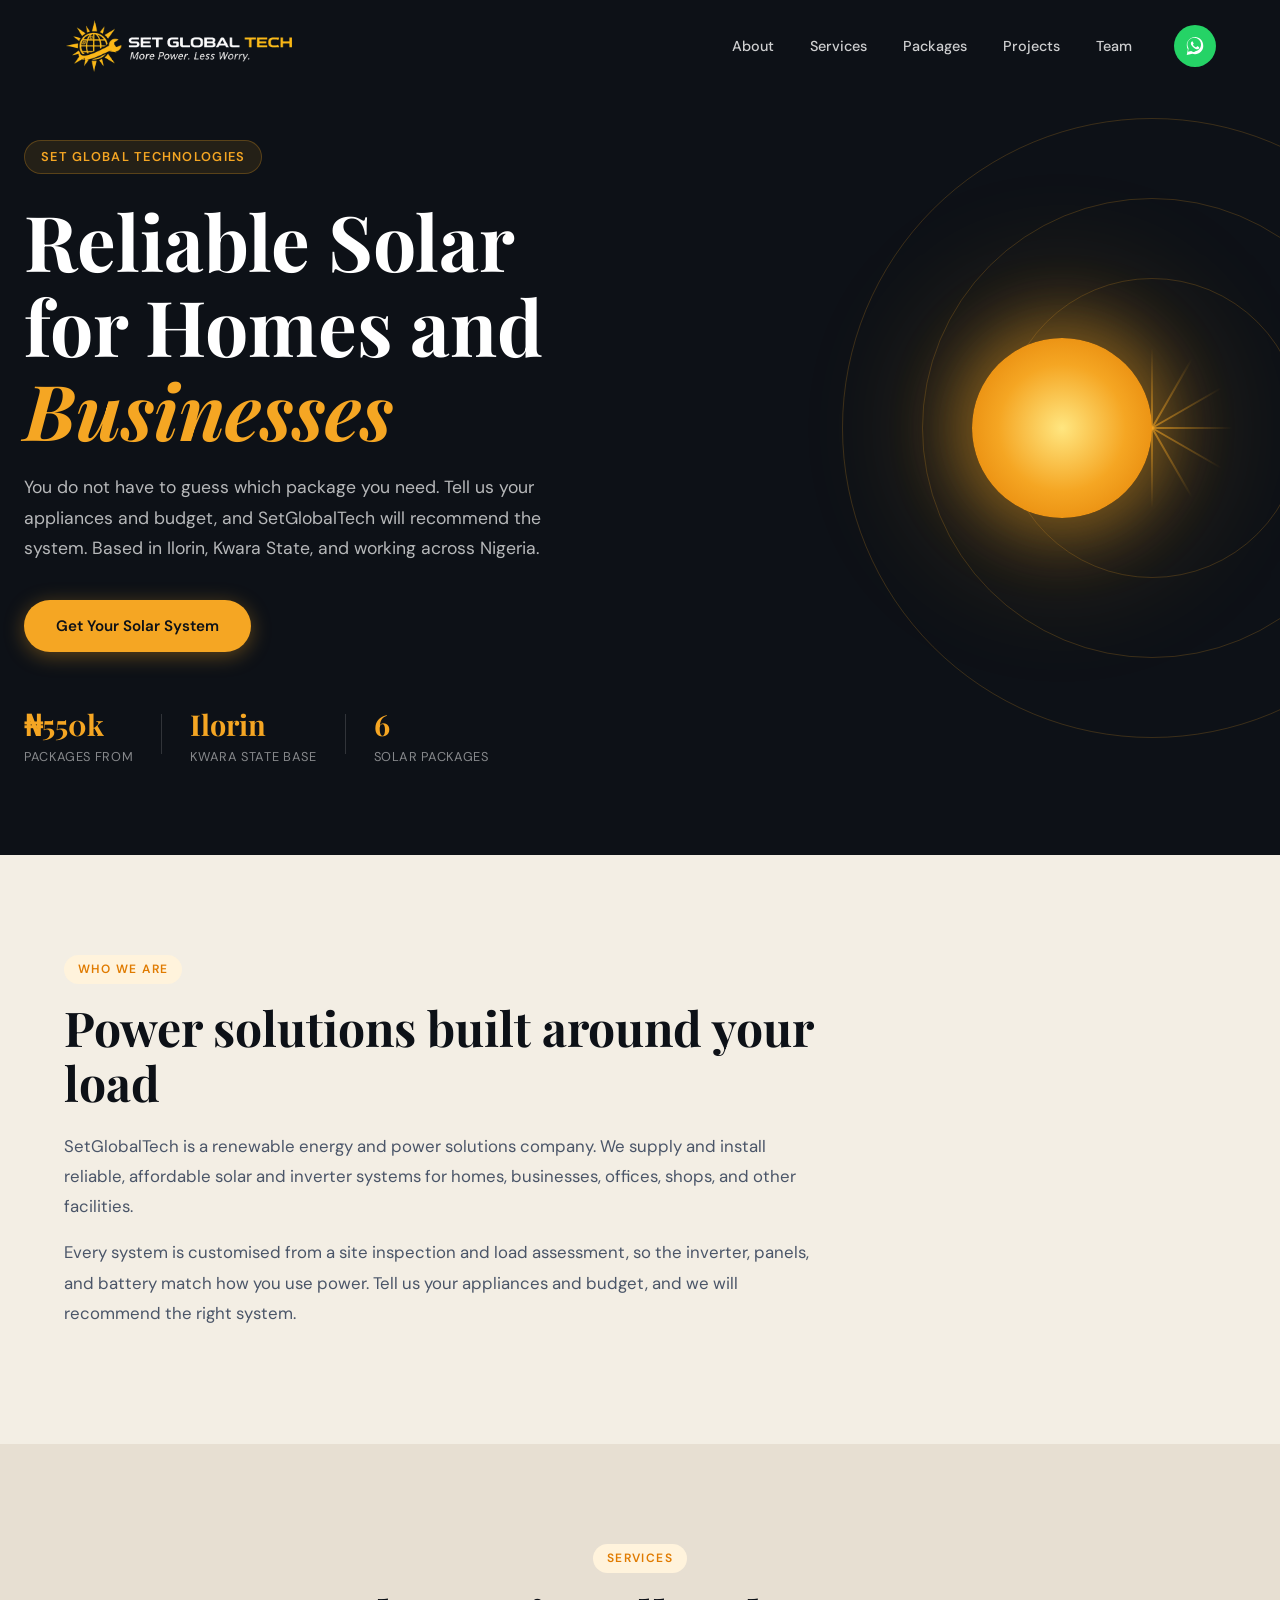
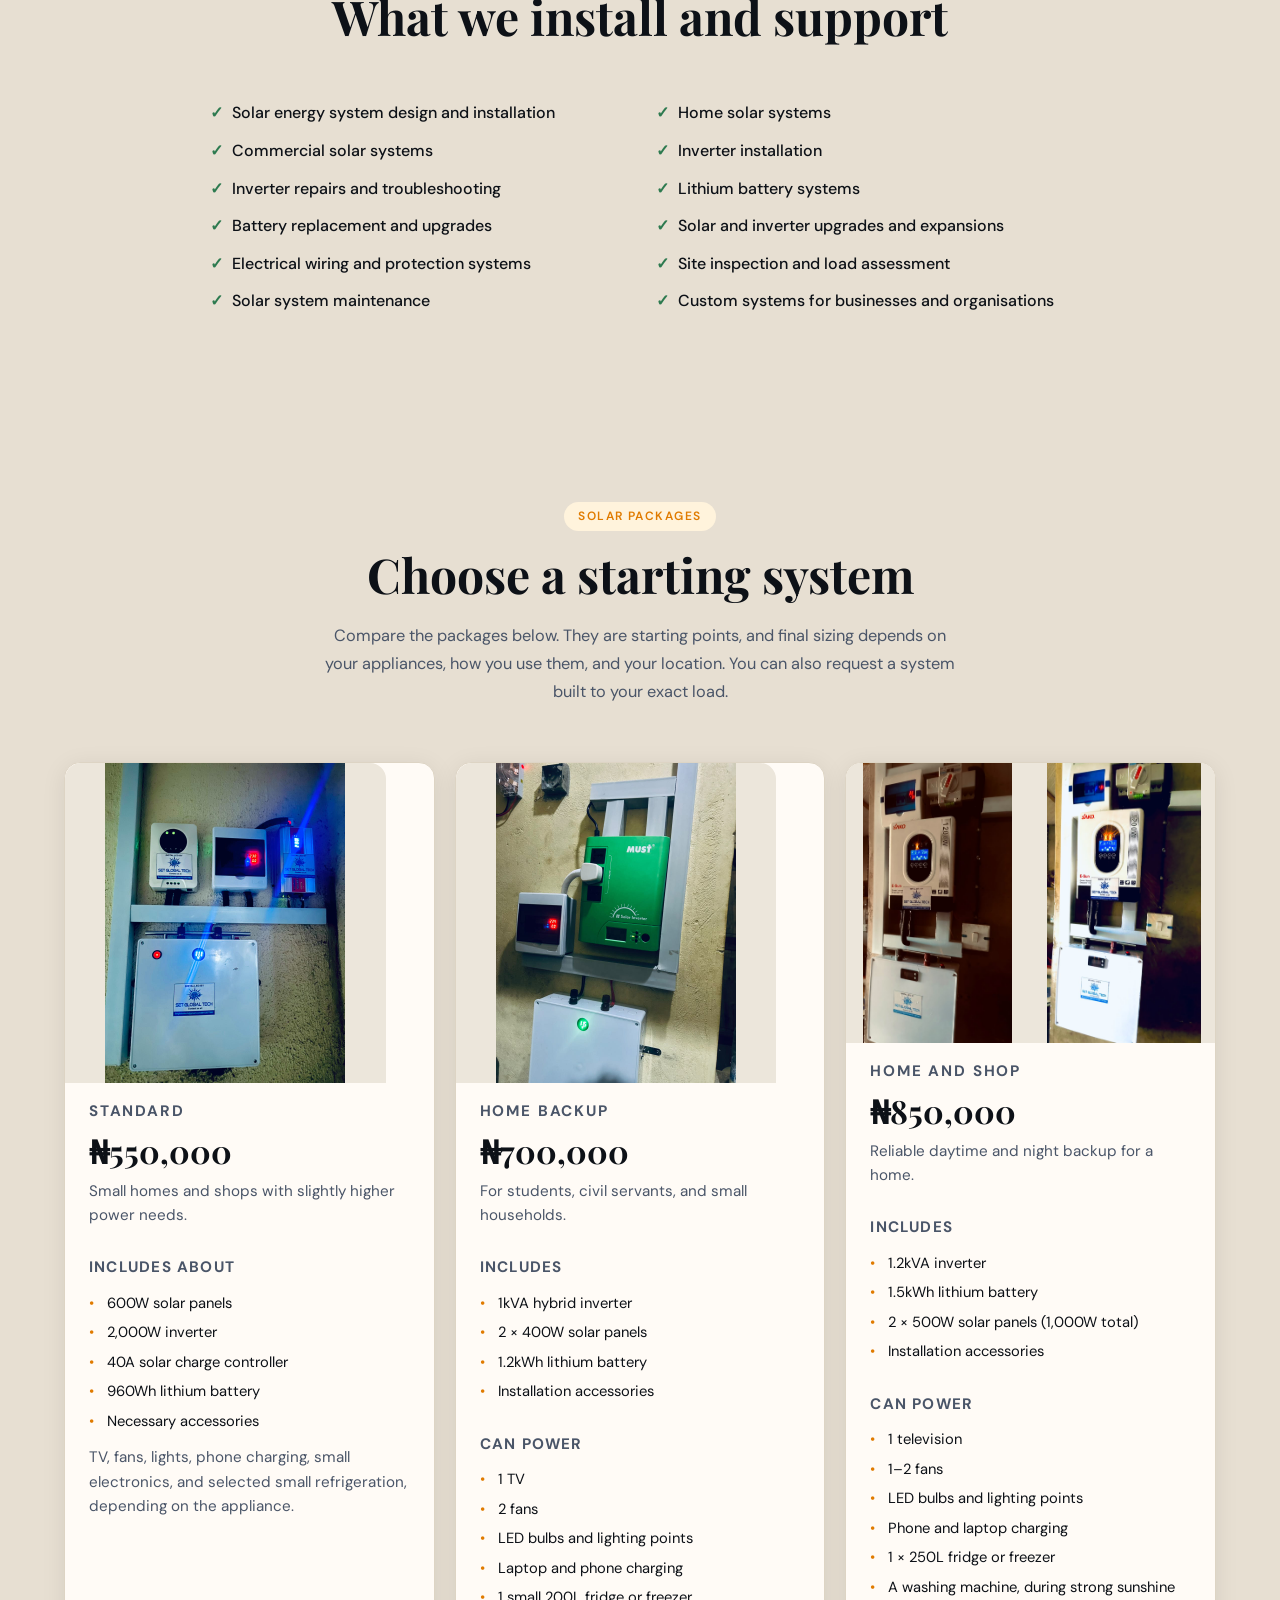
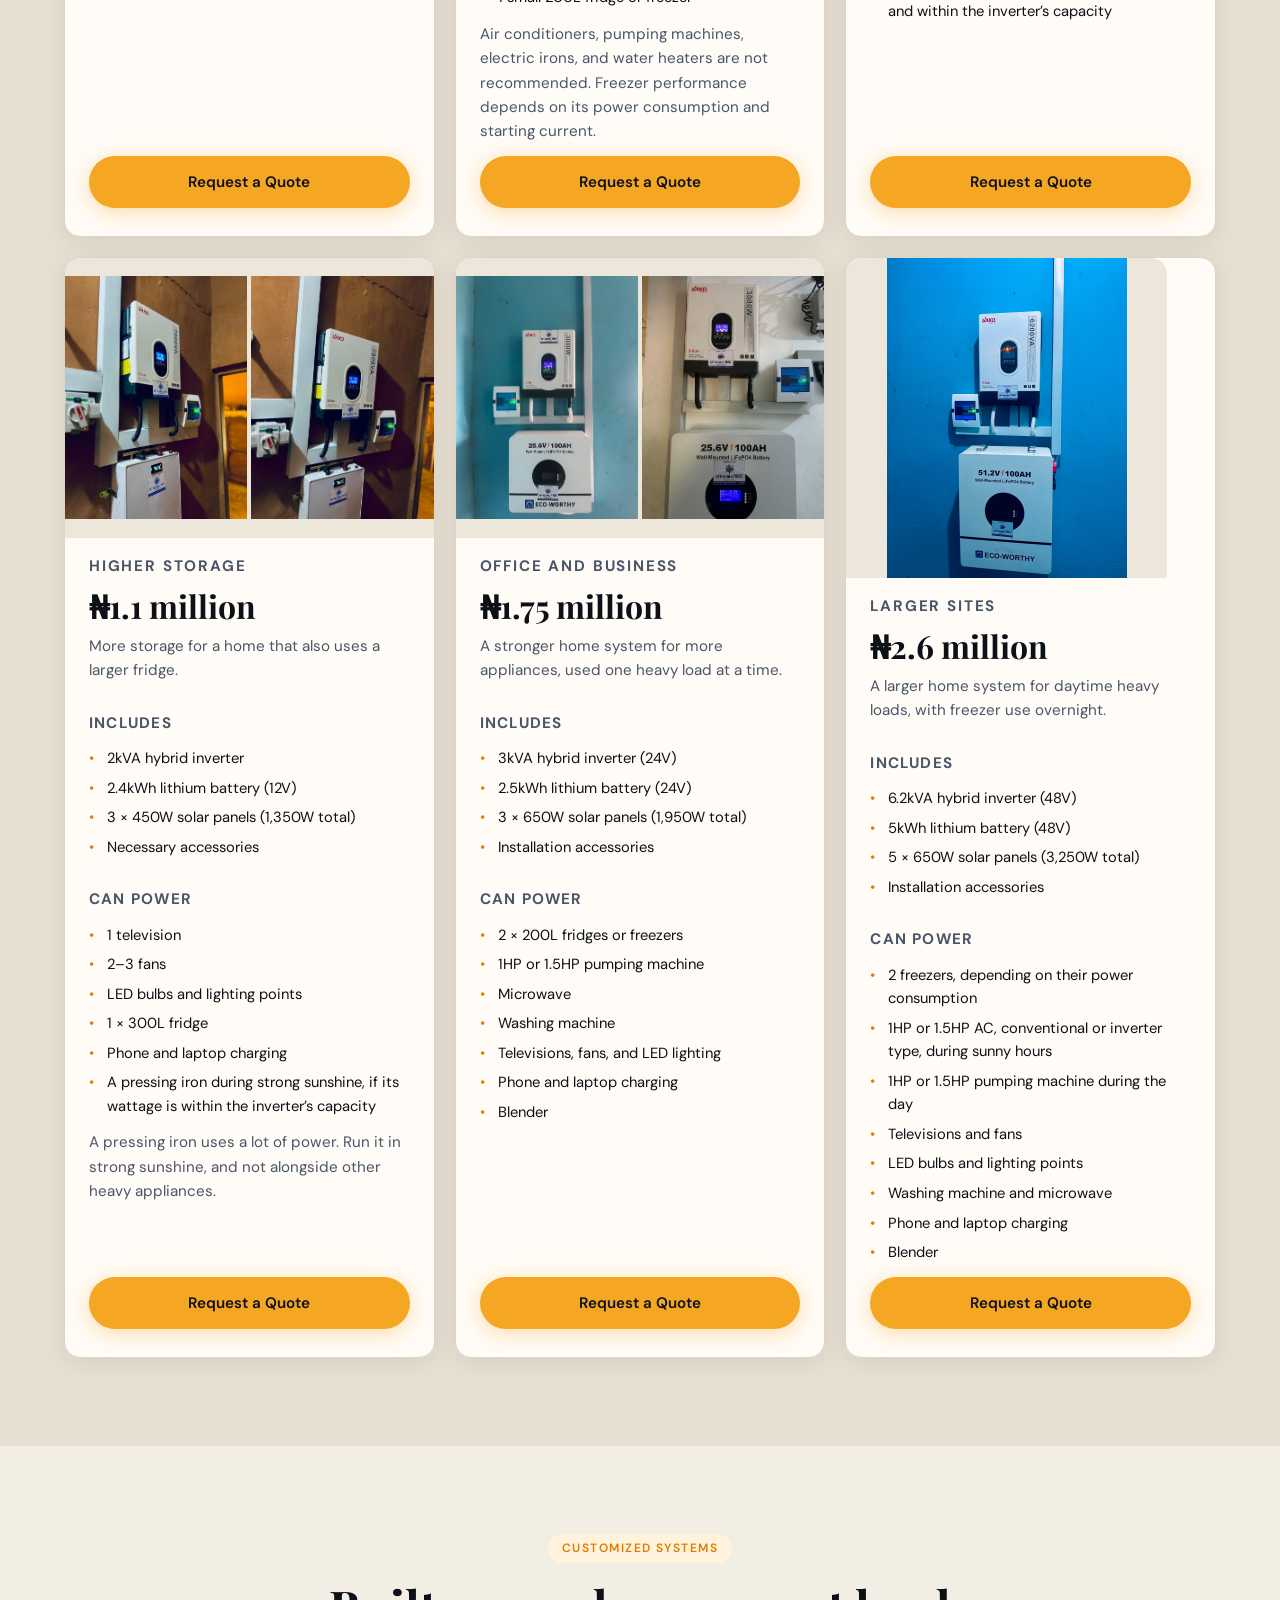
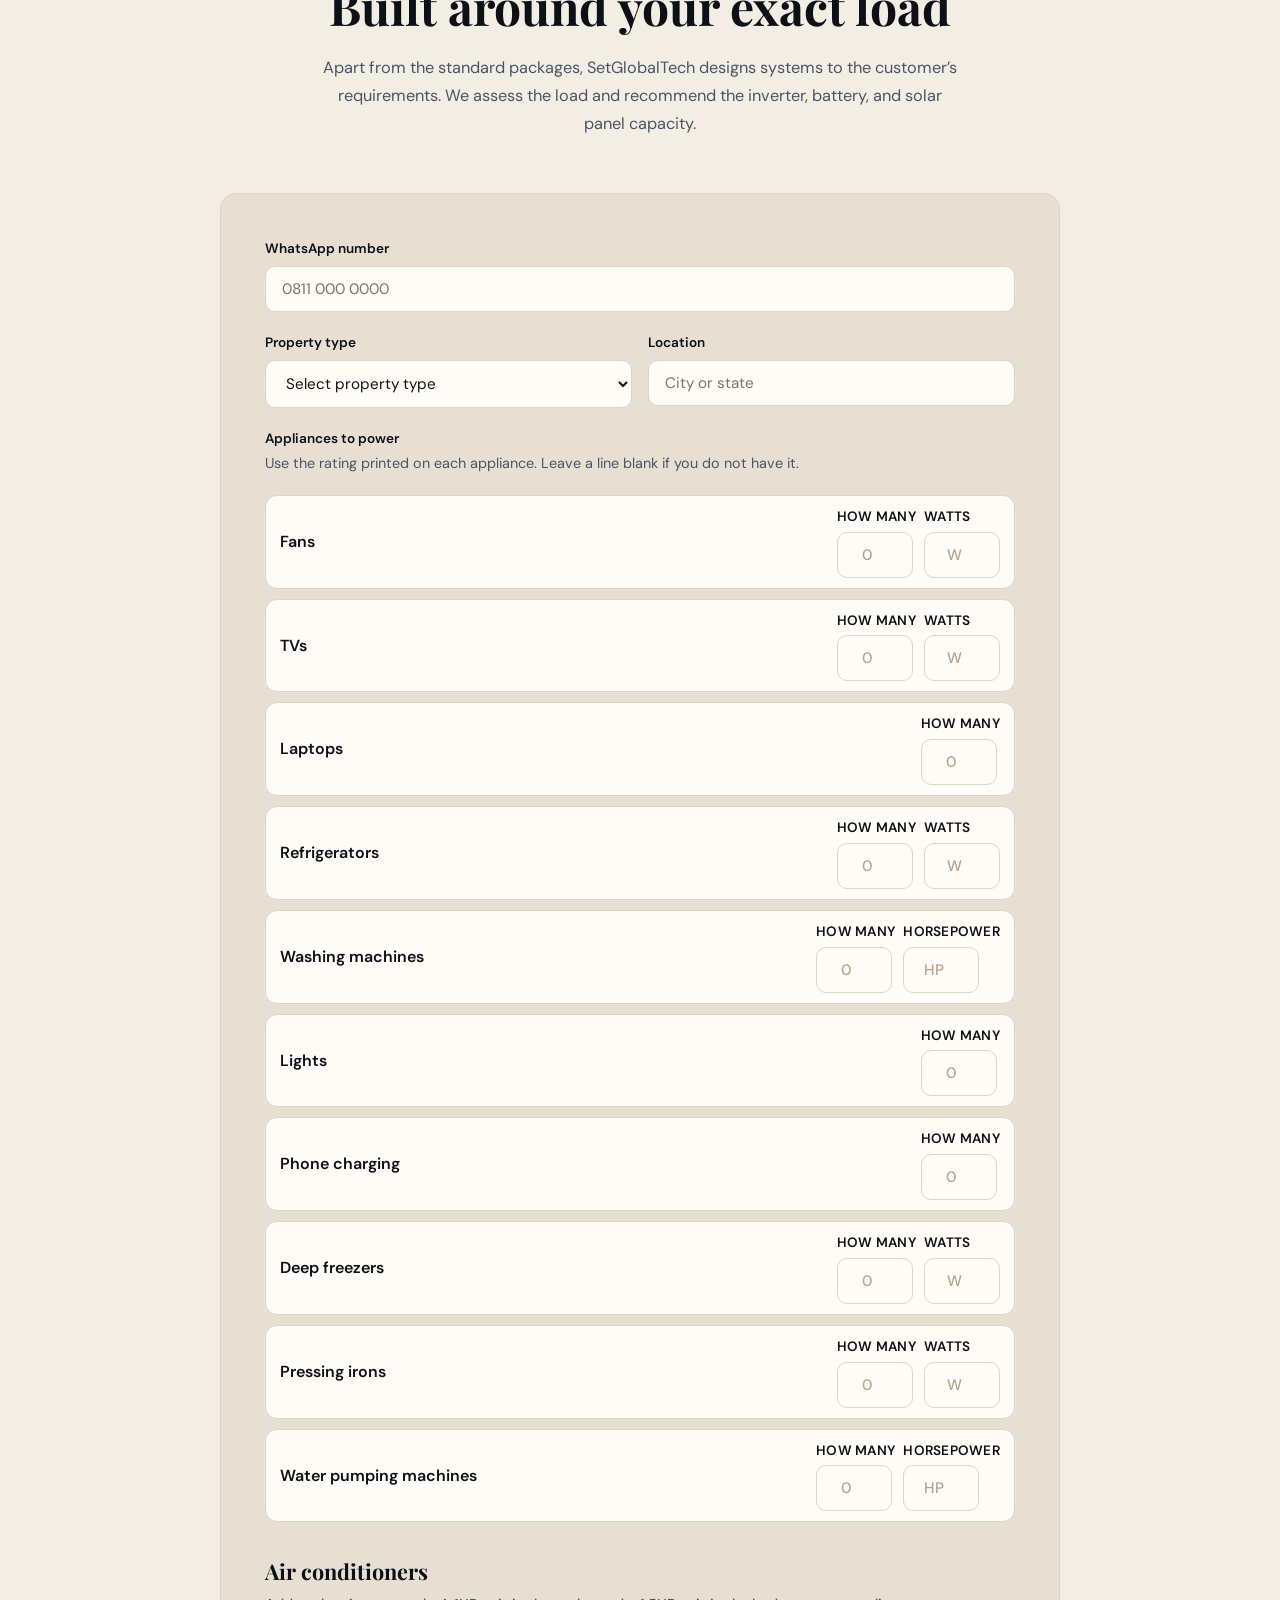
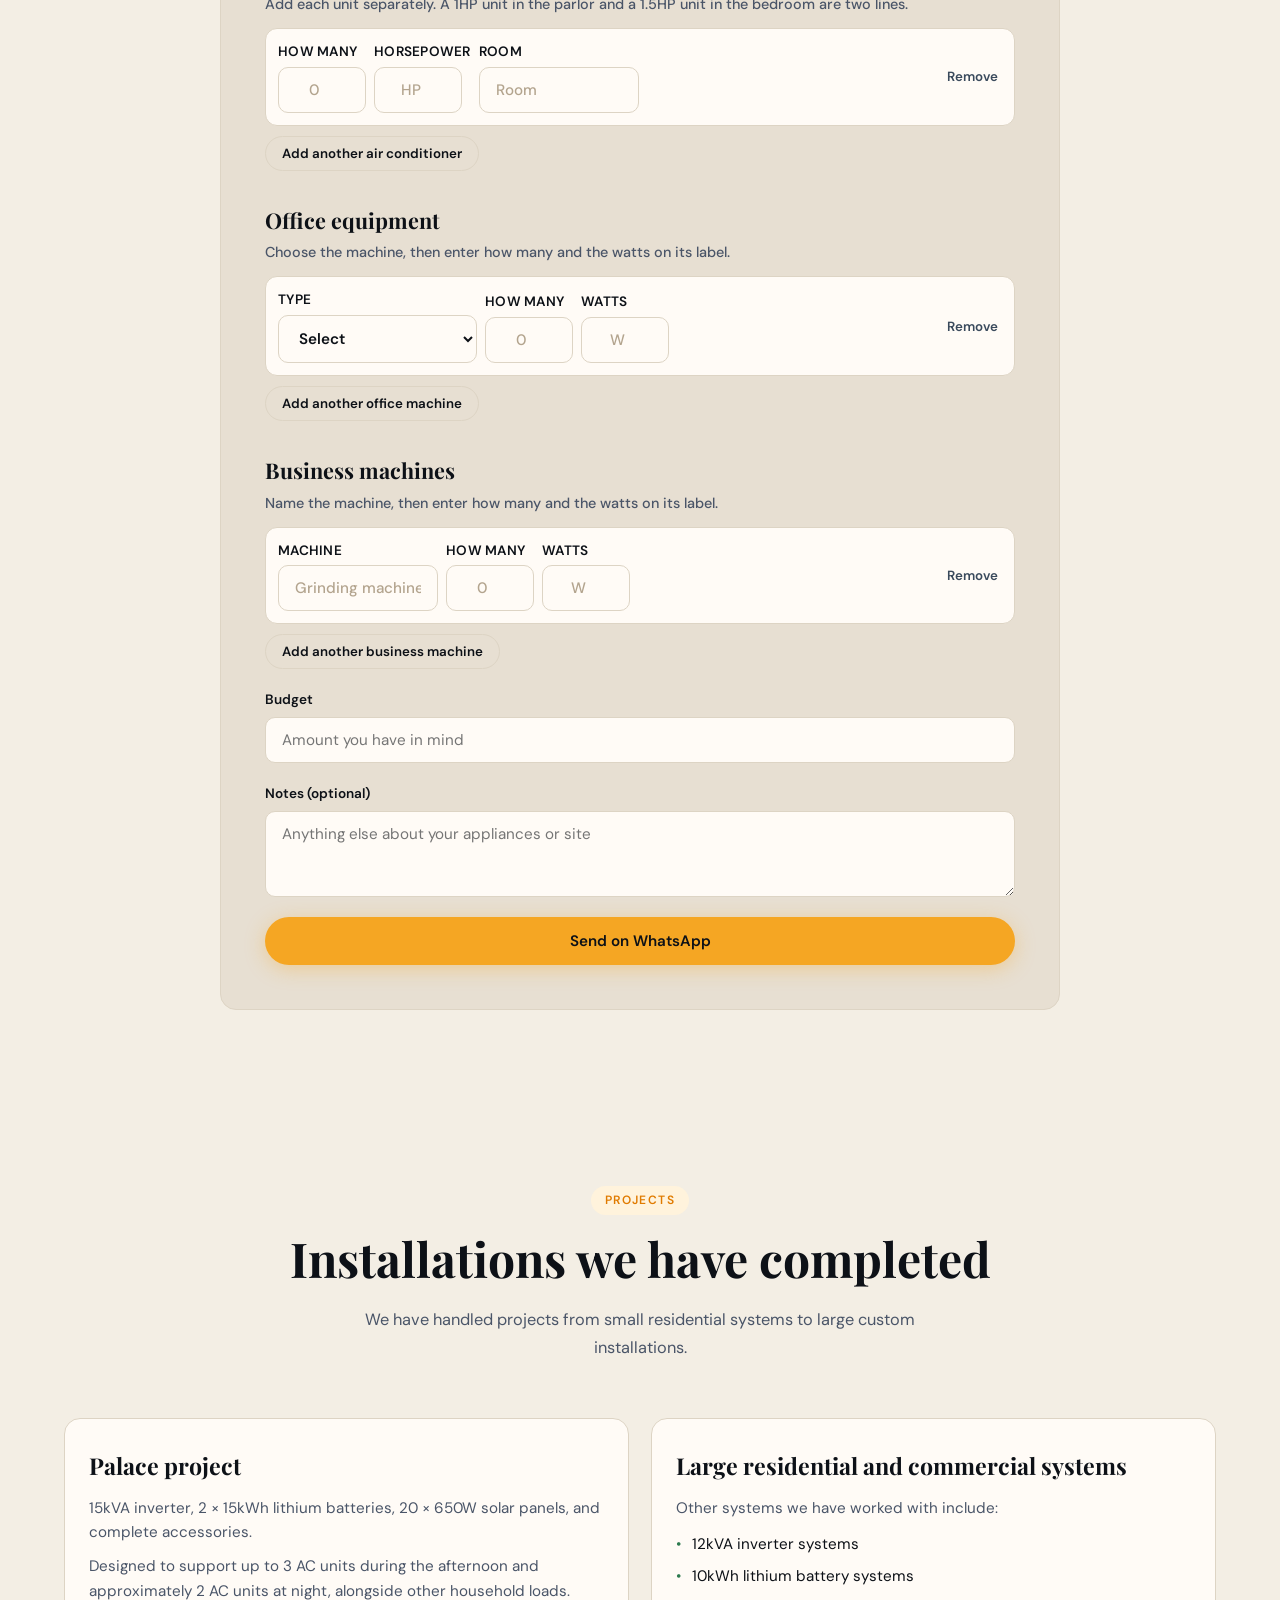
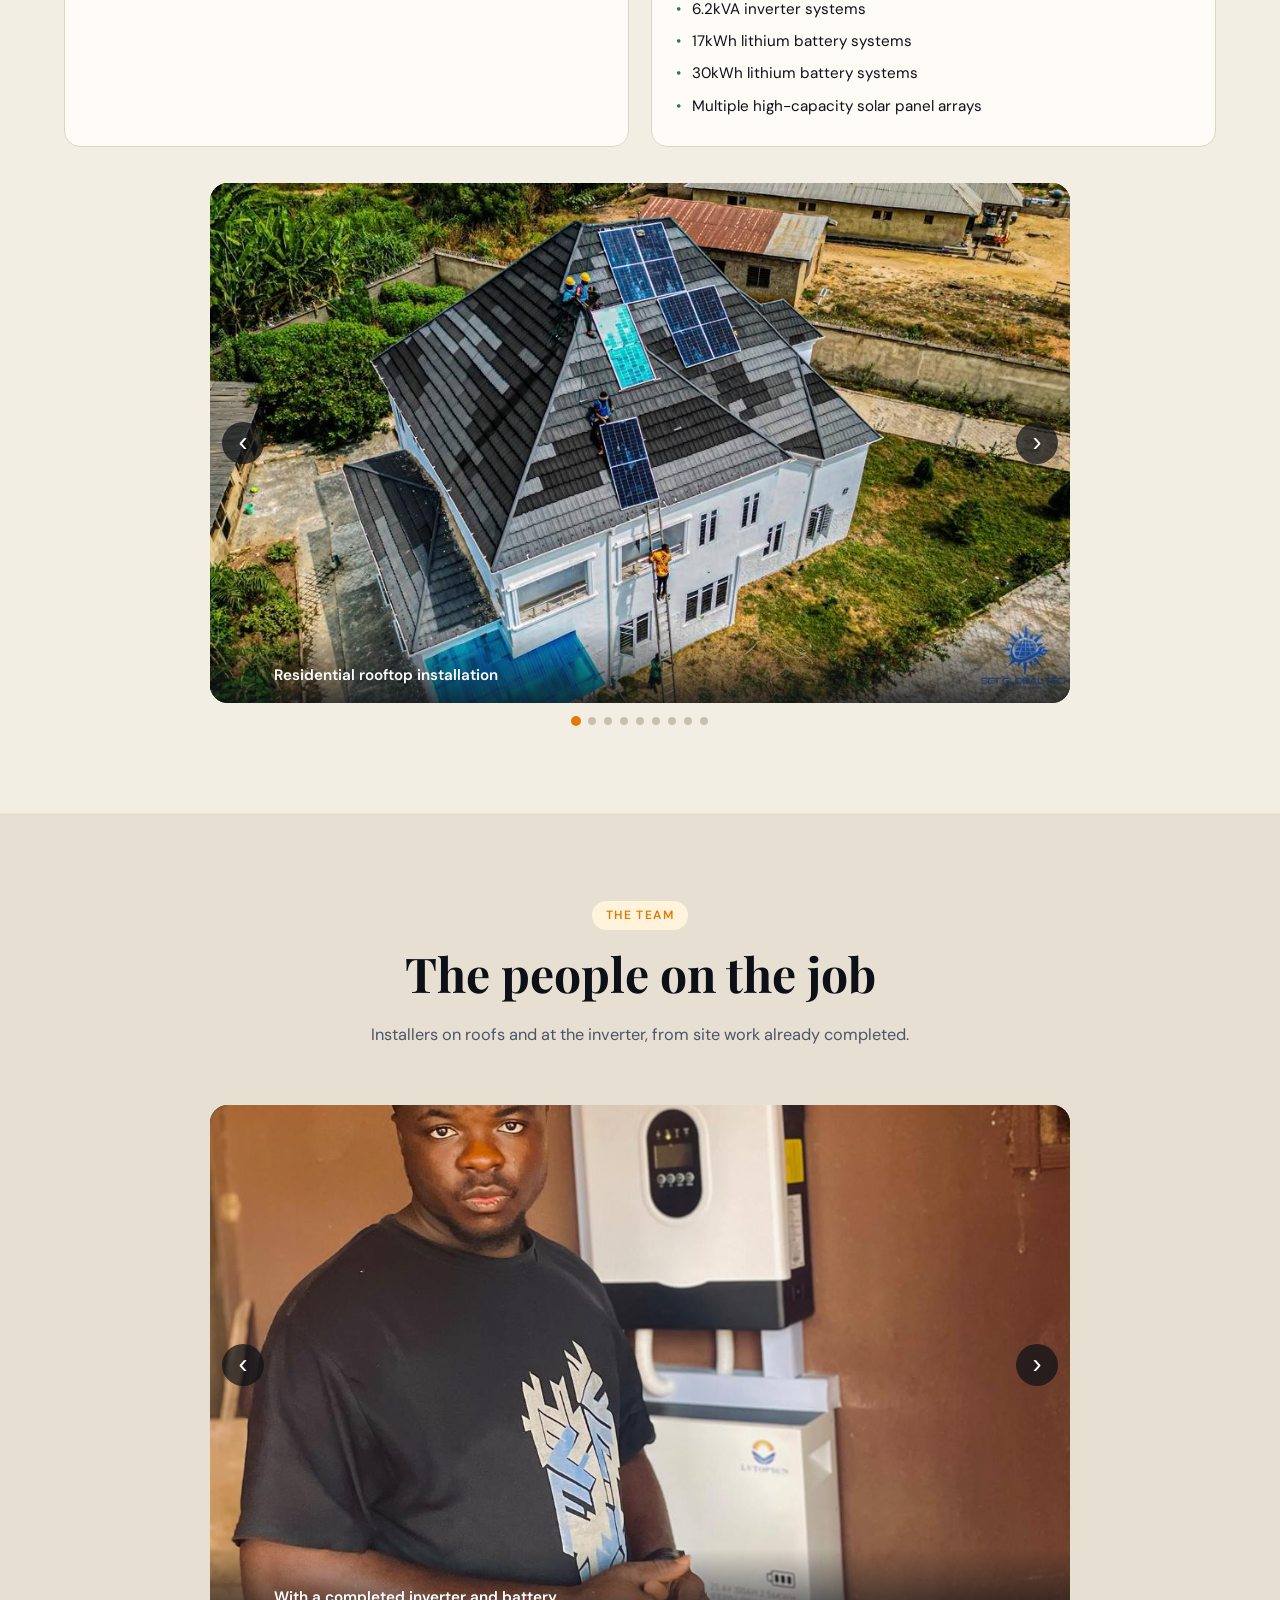
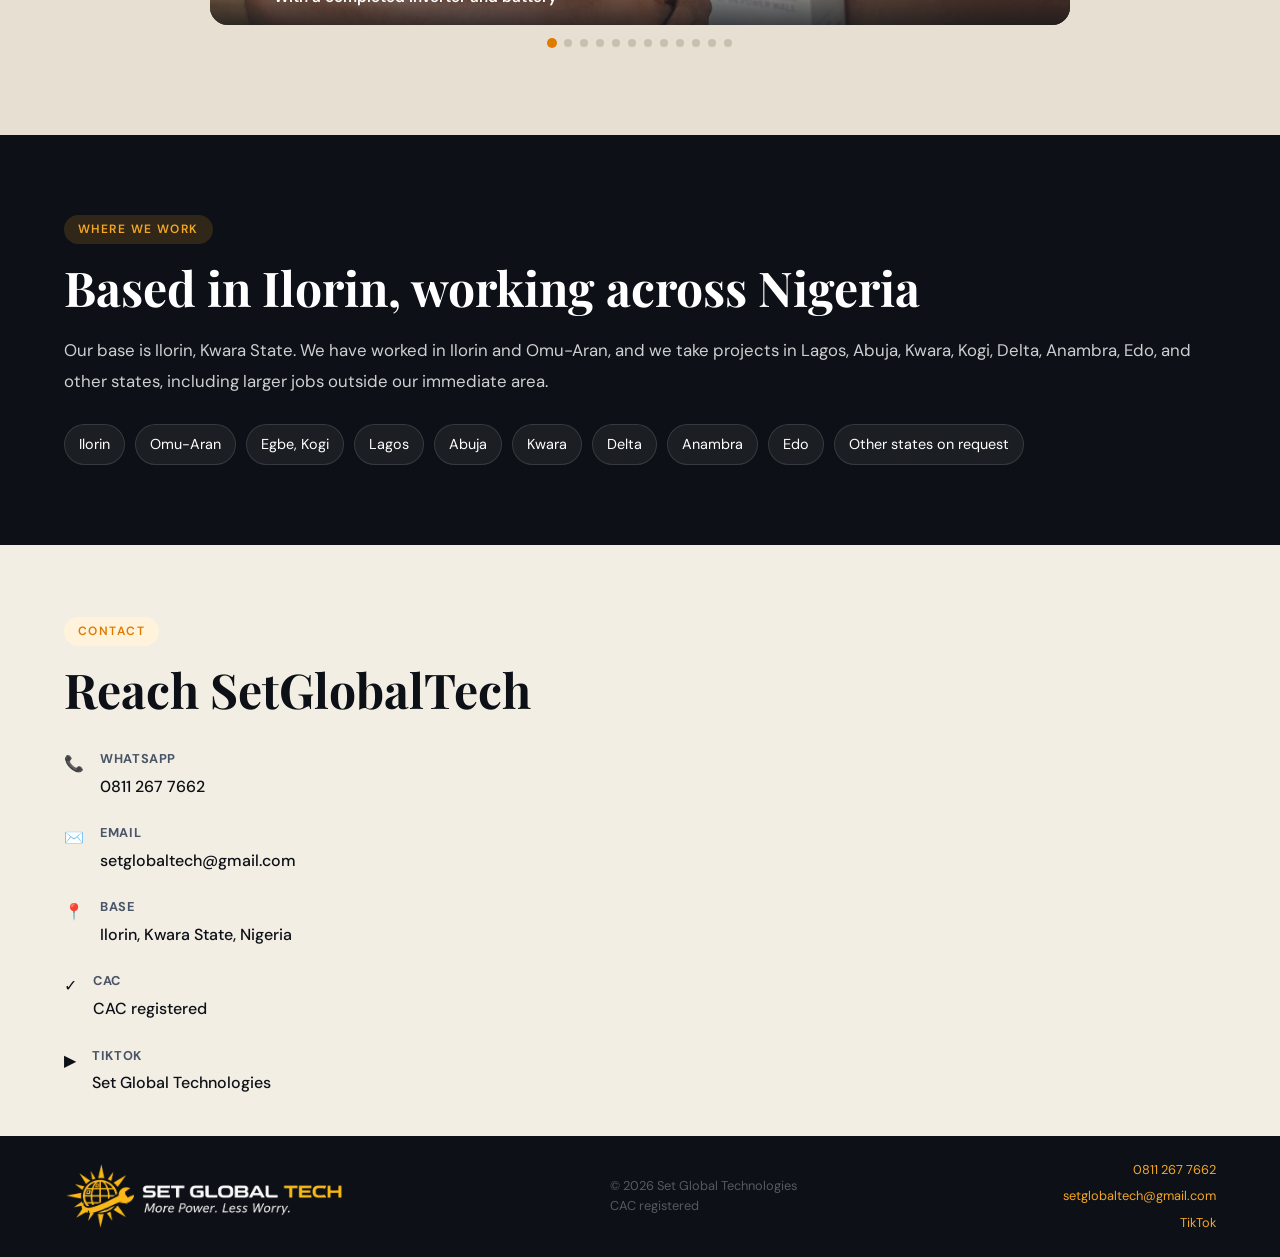
<file: index.html>
<!DOCTYPE html>
<html lang="en">
<head>
  <meta charset="UTF-8" />
  <meta name="viewport" content="width=device-width, initial-scale=1.0"/>
  <meta name="description" content="SetGlobalTech installs solar and inverter systems for homes, shops, offices, and businesses from Ilorin, Kwara State, across Nigeria." />
  <title>SetGlobalTech – Solar and Power Solutions</title>
  <link rel="icon" href="images/favicon.png" type="image/png" />
  <link rel="apple-touch-icon" href="images/favicon.png" />
  <meta property="og:type" content="website" />
  <meta property="og:url" content="https://setglobaltech.vercel.app/" />
  <meta property="og:title" content="SetGlobalTech – Solar and Power Solutions" />
  <meta property="og:description" content="Solar and inverter installation for homes and businesses in Ilorin, Kwara State, and across Nigeria." />
  <meta property="og:image" content="https://setglobaltech.vercel.app/images/og-cover.jpg" />
  <meta property="og:image:width" content="1200" />
  <meta property="og:image:height" content="630" />
  <meta property="og:image:alt" content="Set Global Tech logo. More Power. Less Worry." />
  <meta name="twitter:card" content="summary_large_image" />
  <meta name="twitter:title" content="SetGlobalTech – Solar and Power Solutions" />
  <meta name="twitter:description" content="Solar and inverter installation for homes and businesses in Ilorin, Kwara State, and across Nigeria." />
  <meta name="twitter:image" content="https://setglobaltech.vercel.app/images/og-cover.jpg" />
  <link rel="preconnect" href="https://fonts.googleapis.com">
  <link rel="preconnect" href="https://fonts.gstatic.com" crossorigin>
  <link href="https://fonts.googleapis.com/css2?family=Playfair+Display:wght@700;900&family=DM+Sans:wght@400;500;600&display=swap" rel="stylesheet">
  <link rel="stylesheet" href="solar.css" />
</head>
<body>

  <nav class="nav">
    <div class="nav-inner">
      <button class="hamburger" id="hamburger" aria-label="Toggle menu" aria-expanded="false">
        <span></span><span></span><span></span>
      </button>
      <a href="#hero" class="logo">
        <img src="images/logo.png" alt="Set Global Tech — More Power. Less Worry." class="logo-img" />
      </a>
      <ul class="nav-links">
        <li><a href="#about">About</a></li>
        <li><a href="#services">Services</a></li>
        <li><a href="#packages">Packages</a></li>
        <li><a href="#projects">Projects</a></li>
        <li><a href="#team">Team</a></li>
      </ul>
      <div class="nav-actions">
        <a class="nav-whatsapp" href="https://wa.me/2348112677662?text=Hello%20SetGlobalTech%2C%20I%20would%20like%20a%20solar%20system." target="_blank" rel="noopener" aria-label="Chat on WhatsApp">
          <svg viewBox="0 0 32 32" aria-hidden="true">
            <path fill="currentColor" d="M16.01 3C9.4 3 4.03 8.37 4.03 14.97c0 2.11.55 4.17 1.6 5.99L4 29l8.2-1.59a12 12 0 0 0 3.81.61h.01c6.61 0 11.98-5.37 11.98-11.97C28 8.37 22.62 3 16.01 3zm0 21.9h-.01a9.9 9.9 0 0 1-5.05-1.38l-.36-.22-4.86.94 1-4.73-.24-.38a9.86 9.86 0 0 1-1.51-5.16c0-5.45 4.44-9.89 9.9-9.89 2.64 0 5.13 1.03 7 2.9a9.82 9.82 0 0 1 2.89 7c0 5.45-4.44 9.92-9.76 9.92zm5.43-7.41c-.3-.15-1.76-.87-2.03-.97-.27-.1-.47-.15-.67.15-.2.3-.77.96-.94 1.16-.17.2-.35.22-.64.07-.3-.15-1.25-.46-2.38-1.47-.88-.78-1.47-1.75-1.64-2.05-.17-.3-.02-.46.13-.61.13-.13.3-.35.45-.52.15-.17.2-.3.3-.5.1-.2.05-.37-.02-.52-.08-.15-.67-1.61-.92-2.21-.24-.58-.49-.5-.67-.51h-.57c-.2 0-.52.07-.79.37-.27.3-1.04 1.02-1.04 2.48s1.06 2.88 1.21 3.08c.15.2 2.1 3.2 5.08 4.49.71.31 1.26.49 1.69.63.71.23 1.36.2 1.87.12.57-.08 1.76-.72 2.01-1.41.25-.7.25-1.29.17-1.41-.07-.13-.27-.2-.57-.35z"/>
          </svg>
        </a>
      </div>
    </div>
    <ul class="mobile-menu" id="mobile-menu">
      <li><a href="#about">About</a></li>
      <li><a href="#services">Services</a></li>
      <li><a href="#packages">Packages</a></li>
      <li><a href="#projects">Projects</a></li>
      <li><a href="#team">Team</a></li>
    </ul>
  </nav>

  <section class="hero" id="hero">
    <div class="hero-bg" aria-hidden="true">
      <div class="sun-ring ring1"></div>
      <div class="sun-ring ring2"></div>
      <div class="sun-ring ring3"></div>
      <div class="sun-core"></div>
      <div class="rays">
        <div class="ray"></div><div class="ray"></div><div class="ray"></div>
        <div class="ray"></div><div class="ray"></div><div class="ray"></div>
        <div class="ray"></div><div class="ray"></div><div class="ray"></div>
        <div class="ray"></div><div class="ray"></div><div class="ray"></div>
      </div>
    </div>
    <div class="hero-content">
      <p class="hero-tag">Set Global Technologies</p>
      <h1 class="hero-title">Reliable Solar<br/>for Homes and<br/><em>Businesses</em></h1>
      <p class="hero-sub">You do not have to guess which package you need. Tell us your appliances and budget, and SetGlobalTech will recommend the system. Based in Ilorin, Kwara State, and working across Nigeria.</p>
      <div class="hero-actions">
        <a href="#packages" class="btn-primary">Get Your Solar System</a>
      </div>
      <div class="hero-stats">
        <div class="stat">
          <span class="stat-num">₦550k</span>
          <span class="stat-label">Packages from</span>
        </div>
        <div class="stat-divider"></div>
        <div class="stat">
          <span class="stat-num">Ilorin</span>
          <span class="stat-label">Kwara State base</span>
        </div>
        <div class="stat-divider"></div>
        <div class="stat">
          <span class="stat-num">6</span>
          <span class="stat-label">Solar packages</span>
        </div>
      </div>
    </div>
  </section>

  <section class="about" id="about">
    <div class="container">
      <div class="about-grid about-simple">
        <div>
          <p class="section-tag">Who we are</p>
          <h2 class="section-title">Power solutions built around your load</h2>
          <p class="body-text">SetGlobalTech is a renewable energy and power solutions company. We supply and install reliable, affordable solar and inverter systems for homes, businesses, offices, shops, and other facilities.</p>
          <p class="body-text">Every system is customised from a site inspection and load assessment, so the inverter, panels, and battery match how you use power. Tell us your appliances and budget, and we will recommend the right system.</p>
        </div>
      </div>
    </div>
  </section>

  <section class="services" id="services">
    <div class="container">
      <div class="section-header">
        <p class="section-tag">Services</p>
        <h2 class="section-title">What we install and support</h2>
      </div>
      <ul class="service-list">
        <li>Solar energy system design and installation</li>
        <li>Home solar systems</li>
        <li>Commercial solar systems</li>
        <li>Inverter installation</li>
        <li>Inverter repairs and troubleshooting</li>
        <li>Lithium battery systems</li>
        <li>Battery replacement and upgrades</li>
        <li>Solar and inverter upgrades and expansions</li>
        <li>Electrical wiring and protection systems</li>
        <li>Site inspection and load assessment</li>
        <li>Solar system maintenance</li>
        <li>Custom systems for businesses and organisations</li>
      </ul>
    </div>
  </section>

  <section class="packages" id="packages">
    <div class="container">
      <div class="section-header">
        <p class="section-tag">Solar packages</p>
        <h2 class="section-title">Choose a starting system</h2>
        <p class="section-lead">Compare the packages below. They are starting points, and final sizing depends on your appliances, how you use them, and your location. You can also request a system built to your exact load.</p>
      </div>
      <div class="packages-grid">
        <article class="package-card">
          <div class="package-info">
            <img class="package-photo" src="images/packages/550.jpg" alt="Installed ₦550,000 solar system with inverter, battery, and charge controller">
            <p class="package-tier">Standard</p>
            <h3 class="package-price">₦550,000</h3>
            <p>Small homes and shops with slightly higher power needs.</p>
            <p class="spec-label">Includes about</p>
            <ul class="package-list">
              <li>600W solar panels</li>
              <li>2,000W inverter</li>
              <li>40A solar charge controller</li>
              <li>960Wh lithium battery</li>
              <li>Necessary accessories</li>
            </ul>
            <p class="package-note">TV, fans, lights, phone charging, small electronics, and selected small refrigeration, depending on the appliance.</p>
            <a href="#contact" class="btn-primary quote-link" data-package="₦550,000 Solar Package" data-note="Includes about: 600W solar panels, 2,000W inverter, 40A solar charge controller, 960Wh lithium battery, and necessary accessories. For small homes and shops. It can cover TV, fans, lights, phone charging, small electronics, and selected small refrigeration, depending on the appliance.">Request a Quote</a>
          </div>
        </article>

        <article class="package-card">
          <div class="package-info">
            <img class="package-photo" src="images/packages/700.jpg" alt="Installed ₦700,000 solar system with a green hybrid inverter and lithium battery">
            <p class="package-tier">Home backup</p>
            <h3 class="package-price">₦700,000</h3>
            <p>For students, civil servants, and small households.</p>
            <p class="spec-label">Includes</p>
            <ul class="package-list">
              <li>1kVA hybrid inverter</li>
              <li>2 × 400W solar panels</li>
              <li>1.2kWh lithium battery</li>
              <li>Installation accessories</li>
            </ul>
            <p class="spec-label">Can power</p>
            <ul class="package-list">
              <li>1 TV</li>
              <li>2 fans</li>
              <li>LED bulbs and lighting points</li>
              <li>Laptop and phone charging</li>
              <li>1 small 200L fridge or freezer</li>
            </ul>
            <p class="package-note">Air conditioners, pumping machines, electric irons, and water heaters are not recommended. Freezer performance depends on its power consumption and starting current.</p>
            <a href="#contact" class="btn-primary quote-link" data-package="₦700,000 Solar Package" data-note="Includes: 1kVA hybrid inverter, 2 × 400W solar panels, 1.2kWh lithium battery, and installation accessories. Can power: 1 TV, 2 fans, LED bulbs and lighting points, laptop and phone charging, and 1 small 200L fridge or freezer. Air conditioners, pumping machines, electric irons, and water heaters are not recommended.">Request a Quote</a>
          </div>
        </article>

        <article class="package-card">
          <div class="package-info">
            <div class="package-photos">
              <img src="images/packages/850-a.jpg" alt="Installed ₦850,000 solar system, 1.2kVA inverter and battery">
              <img src="images/packages/850-b.jpg" alt="Another view of the ₦850,000 solar installation">
            </div>
            <p class="package-tier">Home and shop</p>
            <h3 class="package-price">₦850,000</h3>
            <p>Reliable daytime and night backup for a home.</p>
            <p class="spec-label">Includes</p>
            <ul class="package-list">
              <li>1.2kVA inverter</li>
              <li>1.5kWh lithium battery</li>
              <li>2 × 500W solar panels (1,000W total)</li>
              <li>Installation accessories</li>
            </ul>
            <p class="spec-label">Can power</p>
            <ul class="package-list">
              <li>1 television</li>
              <li>1–2 fans</li>
              <li>LED bulbs and lighting points</li>
              <li>Phone and laptop charging</li>
              <li>1 × 250L fridge or freezer</li>
              <li>A washing machine, during strong sunshine and within the inverter’s capacity</li>
            </ul>
            <a href="#contact" class="btn-primary quote-link" data-package="₦850,000 Solar Package" data-note="Includes: 1.2kVA inverter, 1.5kWh lithium battery, 2 × 500W solar panels (1,000W total), and installation accessories. Can power: 1 television, 1–2 fans, LED bulbs and lighting points, phone and laptop charging, 1 × 250L fridge or freezer, and a washing machine during strong sunshine and within the inverter’s capacity.">Request a Quote</a>
          </div>
        </article>

        <article class="package-card">
          <div class="package-info">
            <div class="package-photos">
              <img src="images/packages/1100-a.jpg" alt="Installed ₦1.1 million solar system, 2kVA inverter and battery">
              <img src="images/packages/1100-b.jpg" alt="Another view of the ₦1.1 million solar installation">
            </div>
            <p class="package-tier">Higher storage</p>
            <h3 class="package-price">₦1.1 million</h3>
            <p>More storage for a home that also uses a larger fridge.</p>
            <p class="spec-label">Includes</p>
            <ul class="package-list">
              <li>2kVA hybrid inverter</li>
              <li>2.4kWh lithium battery (12V)</li>
              <li>3 × 450W solar panels (1,350W total)</li>
              <li>Necessary accessories</li>
            </ul>
            <p class="spec-label">Can power</p>
            <ul class="package-list">
              <li>1 television</li>
              <li>2–3 fans</li>
              <li>LED bulbs and lighting points</li>
              <li>1 × 300L fridge</li>
              <li>Phone and laptop charging</li>
              <li>A pressing iron during strong sunshine, if its wattage is within the inverter’s capacity</li>
            </ul>
            <p class="package-note">A pressing iron uses a lot of power. Run it in strong sunshine, and not alongside other heavy appliances.</p>
            <a href="#contact" class="btn-primary quote-link" data-package="₦1.1 Million Solar Package" data-note="Includes: 2kVA hybrid inverter, 2.4kWh lithium battery (12V), 3 × 450W solar panels (1,350W total), and necessary accessories. Can power: 1 television, 2–3 fans, LED bulbs and lighting points, 1 × 300L fridge, phone and laptop charging, and a pressing iron during strong sunshine if its wattage is within the inverter’s capacity. Do not run the iron alongside other heavy appliances.">Request a Quote</a>
          </div>
        </article>

        <article class="package-card">
          <div class="package-info">
            <div class="package-photos">
              <img src="images/packages/1750-a.jpg" alt="Installed ₦1.75 million solar system, 3kVA inverter and 24V lithium battery">
              <img src="images/packages/1750-b.jpg" alt="A second ₦1.75 million installation with a 3kVA inverter and wall battery">
            </div>
            <p class="package-tier">Office and business</p>
            <h3 class="package-price">₦1.75 million</h3>
            <p>A stronger home system for more appliances, used one heavy load at a time.</p>
            <p class="spec-label">Includes</p>
            <ul class="package-list">
              <li>3kVA hybrid inverter (24V)</li>
              <li>2.5kWh lithium battery (24V)</li>
              <li>3 × 650W solar panels (1,950W total)</li>
              <li>Installation accessories</li>
            </ul>
            <p class="spec-label">Can power</p>
            <ul class="package-list">
              <li>2 × 200L fridges or freezers</li>
              <li>1HP or 1.5HP pumping machine</li>
              <li>Microwave</li>
              <li>Washing machine</li>
              <li>Televisions, fans, and LED lighting</li>
              <li>Phone and laptop charging</li>
              <li>Blender</li>
            </ul>
            <a href="#contact" class="btn-primary quote-link" data-package="₦1.75 Million Solar Package" data-note="Includes: 3kVA hybrid inverter (24V), 2.5kWh lithium battery (24V), 3 × 650W solar panels (1,950W total), and installation accessories. Can power: 2 × 200L fridges or freezers, a 1HP or 1.5HP pumping machine, microwave, washing machine, televisions, fans, LED lighting, phone and laptop charging, and a blender.">Request a Quote</a>
          </div>
        </article>

        <article class="package-card">
          <div class="package-info">
            <img class="package-photo" src="images/packages/2600.jpg" alt="Installed ₦2.6 million solar system, 6.2kVA hybrid inverter and 48V lithium battery">
            <p class="package-tier">Larger sites</p>
            <h3 class="package-price">₦2.6 million</h3>
            <p>A larger home system for daytime heavy loads, with freezer use overnight.</p>
            <p class="spec-label">Includes</p>
            <ul class="package-list">
              <li>6.2kVA hybrid inverter (48V)</li>
              <li>5kWh lithium battery (48V)</li>
              <li>5 × 650W solar panels (3,250W total)</li>
              <li>Installation accessories</li>
            </ul>
            <p class="spec-label">Can power</p>
            <ul class="package-list">
              <li>2 freezers, depending on their power consumption</li>
              <li>1HP or 1.5HP AC, conventional or inverter type, during sunny hours</li>
              <li>1HP or 1.5HP pumping machine during the day</li>
              <li>Televisions and fans</li>
              <li>LED bulbs and lighting points</li>
              <li>Washing machine and microwave</li>
              <li>Phone and laptop charging</li>
              <li>Blender</li>
            </ul>
            <a href="#contact" class="btn-primary quote-link" data-package="₦2.6 Million Solar Package" data-note="Includes: 6.2kVA hybrid inverter (48V), 5kWh lithium battery (48V), 5 × 650W solar panels (3,250W total), and installation accessories. Can power: 2 freezers, a 1HP or 1.5HP AC during sunny hours, a 1HP or 1.5HP pumping machine during the day, televisions, fans, LED lighting, a washing machine, a microwave, phone and laptop charging, and a blender.">Request a Quote</a>
          </div>
        </article>
      </div>
    </div>
  </section>

  <section class="custom" id="custom">
    <div class="container">
      <div class="section-header">
        <p class="section-tag">Customized systems</p>
        <h2 class="section-title">Built around your exact load</h2>
        <p class="section-lead">Apart from the standard packages, SetGlobalTech designs systems to the customer’s requirements. We assess the load and recommend the inverter, battery, and solar panel capacity.</p>
      </div>
      <div class="contact-form-wrap">
        <form class="contact-form" id="quote-form" novalidate>
          <div class="form-group">
            <label for="phone">WhatsApp number</label>
            <input type="tel" id="phone" name="phone" placeholder="0811 000 0000" autocomplete="tel" inputmode="tel" required />
          </div>
          <div class="form-row">
            <div class="form-group">
              <label for="property">Property type</label>
              <select id="property" name="property" required>
                <option value="">Select property type</option>
                <option>Residential home</option>
                <option>Shop</option>
                <option>Office / commercial</option>
                <option>Business</option>
                <option>Other facility</option>
              </select>
            </div>
            <div class="form-group">
              <label for="location">Location</label>
              <input type="text" id="location" name="location" placeholder="City or state" required />
            </div>
          </div>
          <fieldset class="form-group appliance-field">
            <legend>Appliances to power</legend>
            <p class="load-note">Use the rating printed on each appliance. Leave a line blank if you do not have it.</p>
            <div class="qty-list">
              <div class="qty-row">
                <span class="qty-name">Fans</span>
                <div class="qty-fields">
                  <label>How many <input type="number" name="appliance" data-name="Fan" min="0" inputmode="numeric" placeholder="0" /></label>
                  <label>Watts <input type="number" name="rating" data-for="Fan" data-unit="W" min="0" inputmode="numeric" placeholder="W" /></label>
                </div>
              </div>
              <div class="qty-row">
                <span class="qty-name">TVs</span>
                <div class="qty-fields">
                  <label>How many <input type="number" name="appliance" data-name="TV" min="0" inputmode="numeric" placeholder="0" /></label>
                  <label>Watts <input type="number" name="rating" data-for="TV" data-unit="W" min="0" inputmode="numeric" placeholder="W" /></label>
                </div>
              </div>
              <div class="qty-row">
                <span class="qty-name">Laptops</span>
                <div class="qty-fields">
                  <label>How many <input type="number" name="appliance" data-name="Laptop" min="0" inputmode="numeric" placeholder="0" /></label>
                </div>
              </div>
              <div class="qty-row">
                <span class="qty-name">Refrigerators</span>
                <div class="qty-fields">
                  <label>How many <input type="number" name="appliance" data-name="Refrigerator" min="0" inputmode="numeric" placeholder="0" /></label>
                  <label>Watts <input type="number" name="rating" data-for="Refrigerator" data-unit="W" min="0" inputmode="numeric" placeholder="W" /></label>
                </div>
              </div>
              <div class="qty-row">
                <span class="qty-name">Washing machines</span>
                <div class="qty-fields">
                  <label>How many <input type="number" name="appliance" data-name="Washing machine" min="0" inputmode="numeric" placeholder="0" /></label>
                  <label>Horsepower <input type="number" name="rating" data-for="Washing machine" data-unit="HP" min="0" step="0.1" inputmode="decimal" placeholder="HP" /></label>
                </div>
              </div>
              <div class="qty-row">
                <span class="qty-name">Lights</span>
                <div class="qty-fields">
                  <label>How many <input type="number" name="appliance" data-name="Lights" min="0" inputmode="numeric" placeholder="0" /></label>
                </div>
              </div>
              <div class="qty-row">
                <span class="qty-name">Phone charging</span>
                <div class="qty-fields">
                  <label>How many <input type="number" name="appliance" data-name="Phone charging" min="0" inputmode="numeric" placeholder="0" /></label>
                </div>
              </div>
              <div class="qty-row">
                <span class="qty-name">Deep freezers</span>
                <div class="qty-fields">
                  <label>How many <input type="number" name="appliance" data-name="Deep freezer" min="0" inputmode="numeric" placeholder="0" /></label>
                  <label>Watts <input type="number" name="rating" data-for="Deep freezer" data-unit="W" min="0" inputmode="numeric" placeholder="W" /></label>
                </div>
              </div>
              <div class="qty-row">
                <span class="qty-name">Pressing irons</span>
                <div class="qty-fields">
                  <label>How many <input type="number" name="appliance" data-name="Pressing iron" min="0" inputmode="numeric" placeholder="0" /></label>
                  <label>Watts <input type="number" name="rating" data-for="Pressing iron" data-unit="W" min="0" inputmode="numeric" placeholder="W" /></label>
                </div>
              </div>
              <div class="qty-row">
                <span class="qty-name">Water pumping machines</span>
                <div class="qty-fields">
                  <label>How many <input type="number" name="appliance" data-name="Water pumping machine" min="0" inputmode="numeric" placeholder="0" /></label>
                  <label>Horsepower <input type="number" name="rating" data-for="Water pumping machine" data-unit="HP" min="0" step="0.1" inputmode="decimal" placeholder="HP" /></label>
                </div>
              </div>
            </div>

            <div class="load-group">
              <h3>Air conditioners</h3>
              <p>Add each unit separately. A 1HP unit in the parlor and a 1.5HP unit in the bedroom are two lines.</p>
              <div class="load-rows" id="ac-rows">
                <div class="load-row" data-kind="ac">
                  <label>How many <input type="number" name="ac-count" min="0" inputmode="numeric" placeholder="0" /></label>
                  <label>Horsepower <input type="number" name="ac-hp" min="0" step="0.1" inputmode="decimal" placeholder="HP" /></label>
                  <label>Room <input type="text" name="ac-room" placeholder="Room" /></label>
                  <button type="button" class="load-remove" aria-label="Remove this air conditioner">Remove</button>
                </div>
              </div>
              <button type="button" class="load-add" data-target="ac-rows">Add another air conditioner</button>
            </div>

            <div class="load-group">
              <h3>Office equipment</h3>
              <p>Choose the machine, then enter how many and the watts on its label.</p>
              <div class="load-rows" id="office-rows">
                <div class="load-row" data-kind="office">
                  <label>Type
                    <select name="office-type">
                      <option value="">Select</option>
                      <option>Photocopy machine</option>
                      <option>Printer</option>
                      <option>Desktop computer</option>
                      <option>Scanner</option>
                      <option>POS machine</option>
                      <option value="Other">Other</option>
                    </select>
                  </label>
                  <label class="office-other">Name <input type="text" name="office-other" placeholder="Machine name" /></label>
                  <label>How many <input type="number" name="office-count" min="0" inputmode="numeric" placeholder="0" /></label>
                  <label>Watts <input type="number" name="office-watts" min="0" inputmode="numeric" placeholder="W" /></label>
                  <button type="button" class="load-remove" aria-label="Remove this office machine">Remove</button>
                </div>
              </div>
              <button type="button" class="load-add" data-target="office-rows">Add another office machine</button>
            </div>

            <div class="load-group">
              <h3>Business machines</h3>
              <p>Name the machine, then enter how many and the watts on its label.</p>
              <div class="load-rows" id="business-rows">
                <div class="load-row" data-kind="business">
                  <label>Machine <input type="text" name="biz-name" placeholder="Grinding machine" /></label>
                  <label>How many <input type="number" name="biz-count" min="0" inputmode="numeric" placeholder="0" /></label>
                  <label>Watts <input type="number" name="biz-watts" min="0" inputmode="numeric" placeholder="W" /></label>
                  <button type="button" class="load-remove" aria-label="Remove this business machine">Remove</button>
                </div>
              </div>
              <button type="button" class="load-add" data-target="business-rows">Add another business machine</button>
            </div>
          </fieldset>
          <div class="form-group">
            <label for="budget">Budget</label>
            <input type="text" id="budget" name="budget" placeholder="Amount you have in mind" required />
          </div>
          <div class="form-group">
            <label for="message">Notes (optional)</label>
            <textarea id="message" name="message" rows="3" placeholder="Anything else about your appliances or site"></textarea>
          </div>
          <button type="submit" class="btn-primary full-width">Send on WhatsApp</button>
        </form>
      </div>
    </div>
  </section>

  <section class="projects" id="projects">
    <div class="container">
      <div class="section-header">
        <p class="section-tag">Projects</p>
        <h2 class="section-title">Installations we have completed</h2>
        <p class="section-lead">We have handled projects from small residential systems to large custom installations.</p>
      </div>
      <div class="experience">
        <article>
          <h3>Palace project</h3>
          <p>15kVA inverter, 2 × 15kWh lithium batteries, 20 × 650W solar panels, and complete accessories.</p>
          <p>Designed to support up to 3 AC units during the afternoon and approximately 2 AC units at night, alongside other household loads.</p>
        </article>
        <article>
          <h3>Large residential and commercial systems</h3>
          <p>Other systems we have worked with include:</p>
          <ul>
            <li>12kVA inverter systems</li>
            <li>10kWh lithium battery systems</li>
            <li>6.2kVA inverter systems</li>
            <li>17kWh lithium battery systems</li>
            <li>30kWh lithium battery systems</li>
            <li>Multiple high-capacity solar panel arrays</li>
          </ul>
        </article>
      </div>
      <div class="slider" data-slider>
        <div class="slider-frame">
          <button class="slider-btn slider-prev" type="button" aria-label="Previous photo">‹</button>
          <div class="slider-viewport">
            <div class="slider-track">
        <figure>
          <img src="images/projects/home-aerial.jpg" alt="Aerial view of solar panels being installed on a white house" />
          <figcaption>Residential rooftop installation</figcaption>
        </figure>
        <figure>
          <img src="images/projects/home-compound.jpg" alt="Wide aerial view of a home with solar panels on the roof" />
          <figcaption>Home system from above</figcaption>
        </figure>
        <figure>
          <img src="images/projects/home-rear.jpg" alt="Rear aerial view of panels on a grey tiled roof" />
          <figcaption>Panels on a tiled roof</figcaption>
        </figure>
        <figure>
          <img src="images/projects/long-roof.jpg" alt="Row of solar panels on a long corrugated roof" />
          <figcaption>Panels on a long roof</figcaption>
        </figure>
        <figure>
          <img src="images/projects/nestar-itel.jpg" alt="Yellow Nestar inverter above an Itel lithium battery, both labelled installed by SetGlobalTech" />
          <figcaption>Inverter and lithium battery</figcaption>
        </figure>
        <figure>
          <img src="images/projects/nestar-battery.jpg" alt="Yellow Nestar inverter mounted above a battery" />
          <figcaption>Inverter and battery install</figcaption>
        </figure>
        <figure>
          <img src="images/projects/sako-wall.jpg" alt="SAKO inverter mounted above a lithium power wall" />
          <figcaption>Inverter with lithium power wall</figcaption>
        </figure>
        <figure>
          <img src="images/projects/sako-battery.jpg" alt="Wall-mounted inverter and battery on a finished interior wall" />
          <figcaption>Finished indoor system</figcaption>
        </figure>
        <figure>
          <img src="images/projects/wiring-detail.jpg" alt="Close view of inverter terminals and a lithium battery during wiring" />
          <figcaption>Inverter wiring on site</figcaption>
        </figure>
            </div>
          </div>
          <button class="slider-btn slider-next" type="button" aria-label="Next photo">›</button>
        </div>
        <div class="slider-dots"></div>
      </div>
    </div>
  </section>

  <section class="team" id="team">
    <div class="container">
      <div class="section-header">
        <p class="section-tag">The team</p>
        <h2 class="section-title">The people on the job</h2>
        <p class="section-lead">Installers on roofs and at the inverter, from site work already completed.</p>
      </div>
      <div class="slider" data-slider>
        <div class="slider-frame">
          <button class="slider-btn slider-prev" type="button" aria-label="Previous photo">‹</button>
          <div class="slider-viewport">
            <div class="slider-track">
        <figure>
          <img src="images/team/portrait.jpg" alt="SetGlobalTech installer in a hard hat beside a wall-mounted inverter and battery" />
          <figcaption>With a completed inverter and battery</figcaption>
        </figure>
        <figure>
          <img src="images/team/roof-panel.jpg" alt="Two installers in hard hats holding a solar panel on a roof" />
          <figcaption>Setting a panel in place</figcaption>
        </figure>
        <figure>
          <img src="images/team/on-roof.jpg" alt="Three crew members standing on a rooftop ridge" />
          <figcaption>Crew on the roof</figcaption>
        </figure>
        <figure>
          <img src="images/team/wiring.jpg" alt="Installer in a SetGlobalTech vest wiring a hybrid inverter" />
          <figcaption>Wiring a hybrid inverter</figcaption>
        </figure>
        <figure>
          <img src="images/team/connections.jpg" alt="Installer connecting cables at an open inverter" />
          <figcaption>Making the connections</figcaption>
        </figure>
        <figure>
          <img src="images/team/inverter-check.jpg" alt="Installer checking a wall-mounted inverter" />
          <figcaption>Checking the inverter</figcaption>
        </figure>
        <figure>
          <img src="images/team/junction.jpg" alt="Installer working inside a junction box" />
          <figcaption>Working on a junction box</figcaption>
        </figure>
        <figure>
          <img src="images/team/fastening.jpg" alt="Installer fastening solar panels on a metal roof" />
          <figcaption>Fastening the panels</figcaption>
        </figure>
        <figure>
          <img src="images/team/panel-cables.jpg" alt="Installer connecting cables between solar panels" />
          <figcaption>Connecting panel cables</figcaption>
        </figure>
        <figure>
          <img src="images/team/large-array.jpg" alt="Installer sitting beside a large rooftop solar array" />
          <figcaption>Beside a large array</figcaption>
        </figure>
        <figure>
          <img src="images/team/metal-roof.jpg" alt="Installer fitting panels on a corrugated metal roof" />
          <figcaption>Fitting panels on a metal roof</figcaption>
        </figure>
        <figure>
          <img src="images/team/array-check.jpg" alt="Installer standing on a finished solar array at sunset" />
          <figcaption>Checking a finished array</figcaption>
        </figure>
            </div>
          </div>
          <button class="slider-btn slider-next" type="button" aria-label="Next photo">›</button>
        </div>
        <div class="slider-dots"></div>
      </div>
    </div>
  </section>

  <section class="coverage" id="coverage">
    <div class="container">
      <p class="section-tag light">Where we work</p>
      <h2 class="section-title light">Based in Ilorin, working across Nigeria</h2>
      <p class="body-text light">Our base is Ilorin, Kwara State. We have worked in Ilorin and Omu-Aran, and we take projects in Lagos, Abuja, Kwara, Kogi, Delta, Anambra, Edo, and other states, including larger jobs outside our immediate area.</p>
      <ul class="area-list">
        <li>Ilorin</li>
        <li>Omu-Aran</li>
        <li>Egbe, Kogi</li>
        <li>Lagos</li>
        <li>Abuja</li>
        <li>Kwara</li>
        <li>Delta</li>
        <li>Anambra</li>
        <li>Edo</li>
        <li>Other states on request</li>
      </ul>
    </div>
  </section>

  <section class="contact" id="contact">
    <div class="container">
      <p class="section-tag">Contact</p>
      <h2 class="section-title">Reach SetGlobalTech</h2>
      <div class="contact-details">
        <div class="contact-item">
          <span class="c-icon" aria-hidden="true">📞</span>
          <div>
            <strong>WhatsApp</strong>
            <a href="tel:+2348112677662">0811 267 7662</a>
          </div>
        </div>
        <div class="contact-item">
          <span class="c-icon" aria-hidden="true">✉️</span>
          <div>
            <strong>Email</strong>
            <a href="mailto:setglobaltech@gmail.com">setglobaltech@gmail.com</a>
          </div>
        </div>
        <div class="contact-item">
          <span class="c-icon" aria-hidden="true">📍</span>
          <div>
            <strong>Base</strong>
            <span>Ilorin, Kwara State, Nigeria</span>
          </div>
        </div>
        <div class="contact-item">
          <span class="c-icon" aria-hidden="true">✓</span>
          <div>
            <strong>CAC</strong>
            <span>CAC registered</span>
          </div>
        </div>
        <div class="contact-item">
          <span class="c-icon" aria-hidden="true">▶</span>
          <div>
            <strong>TikTok</strong>
            <a href="https://tiktok.com/@set.global.tech.b?_r=1&amp;_t=ZS-9A897IyiY0i" target="_blank" rel="noopener">Set Global Technologies</a>
          </div>
        </div>
      </div>
    </div>
  </section>

  <footer class="footer">
    <div class="container">
      <div class="footer-bottom">
        <a href="#hero" class="logo footer-logo">
          <img src="images/logo.png" alt="Set Global Tech — More Power. Less Worry." class="logo-img" />
        </a>
        <p>© 2026 Set Global Technologies<br />CAC registered</p>
        <p class="footer-links-inline">
          <a href="tel:+2348112677662">0811 267 7662</a>
          <a href="mailto:setglobaltech@gmail.com">setglobaltech@gmail.com</a>
          <a href="https://tiktok.com/@set.global.tech.b?_r=1&amp;_t=ZS-9A897IyiY0i" target="_blank" rel="noopener">TikTok</a>
        </p>
      </div>
    </div>
  </footer>

  <script src="solar.js"></script>
</body>
</html>
</file>
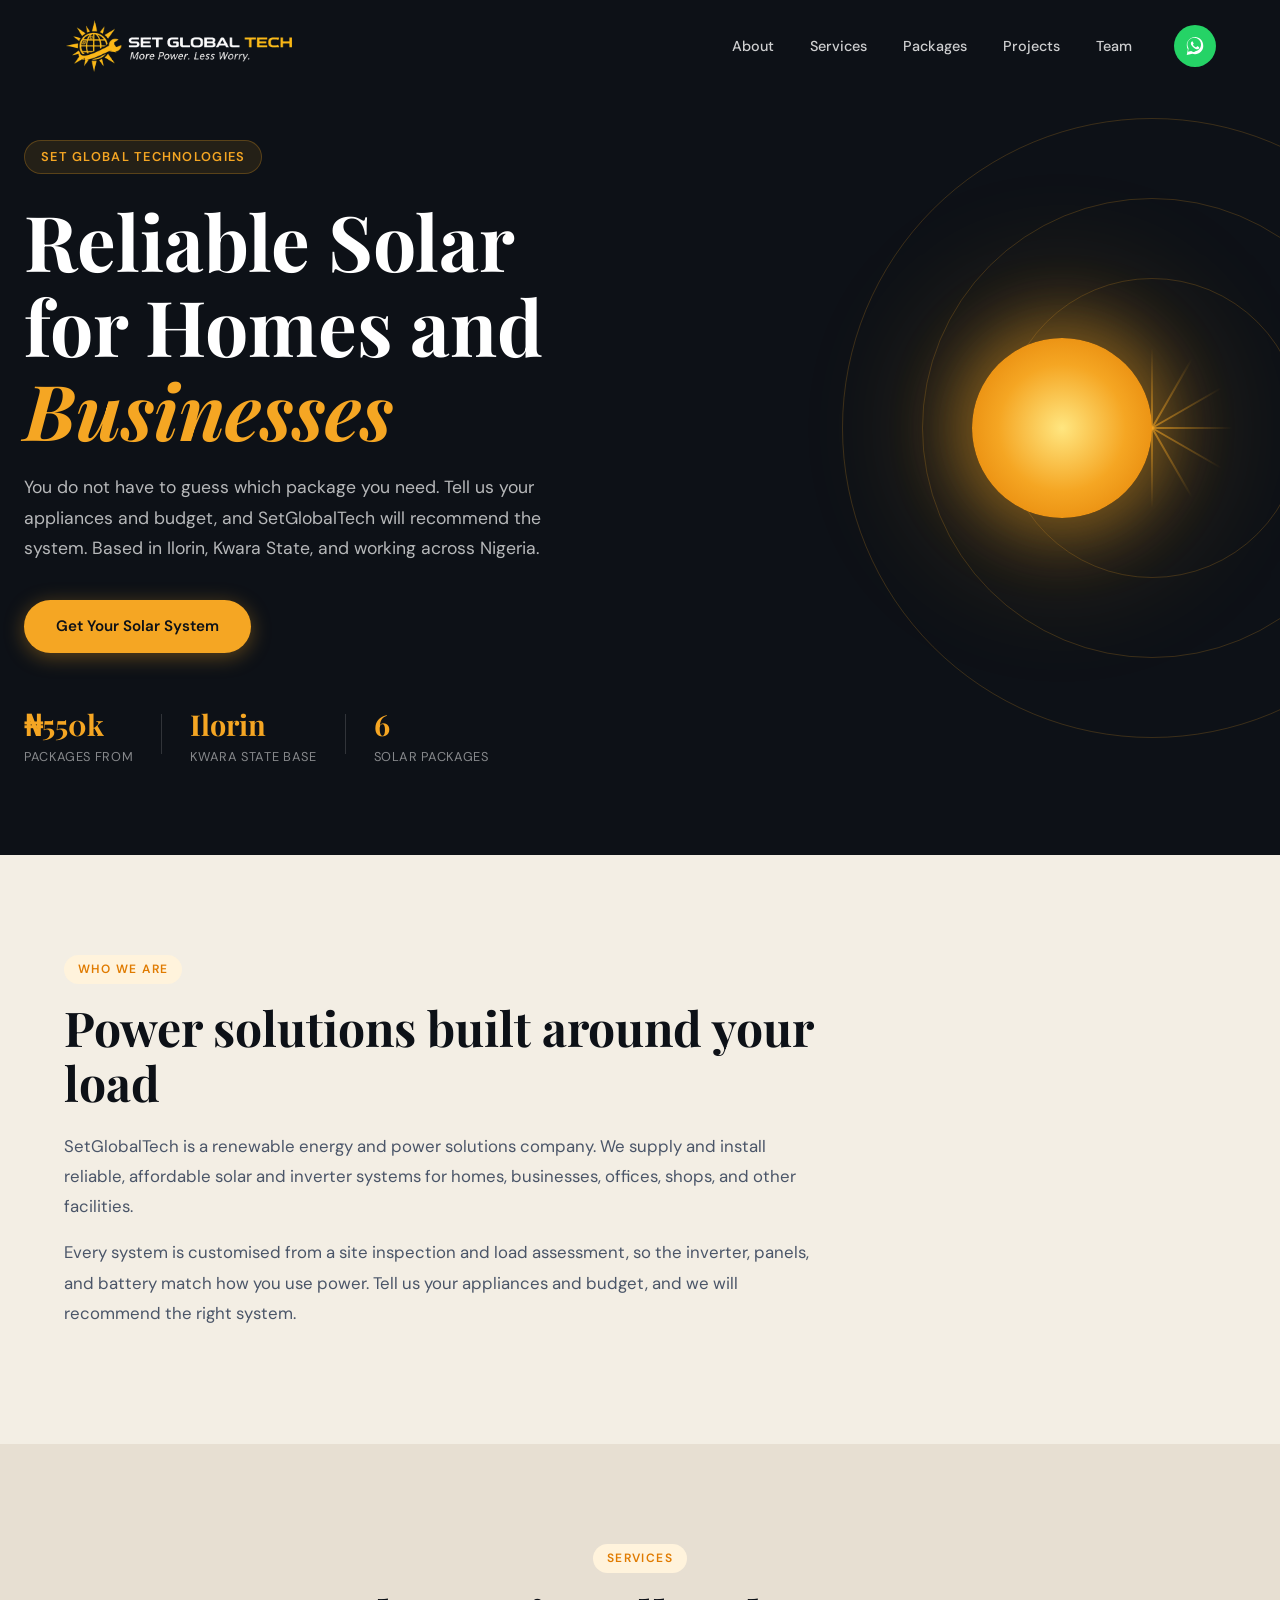
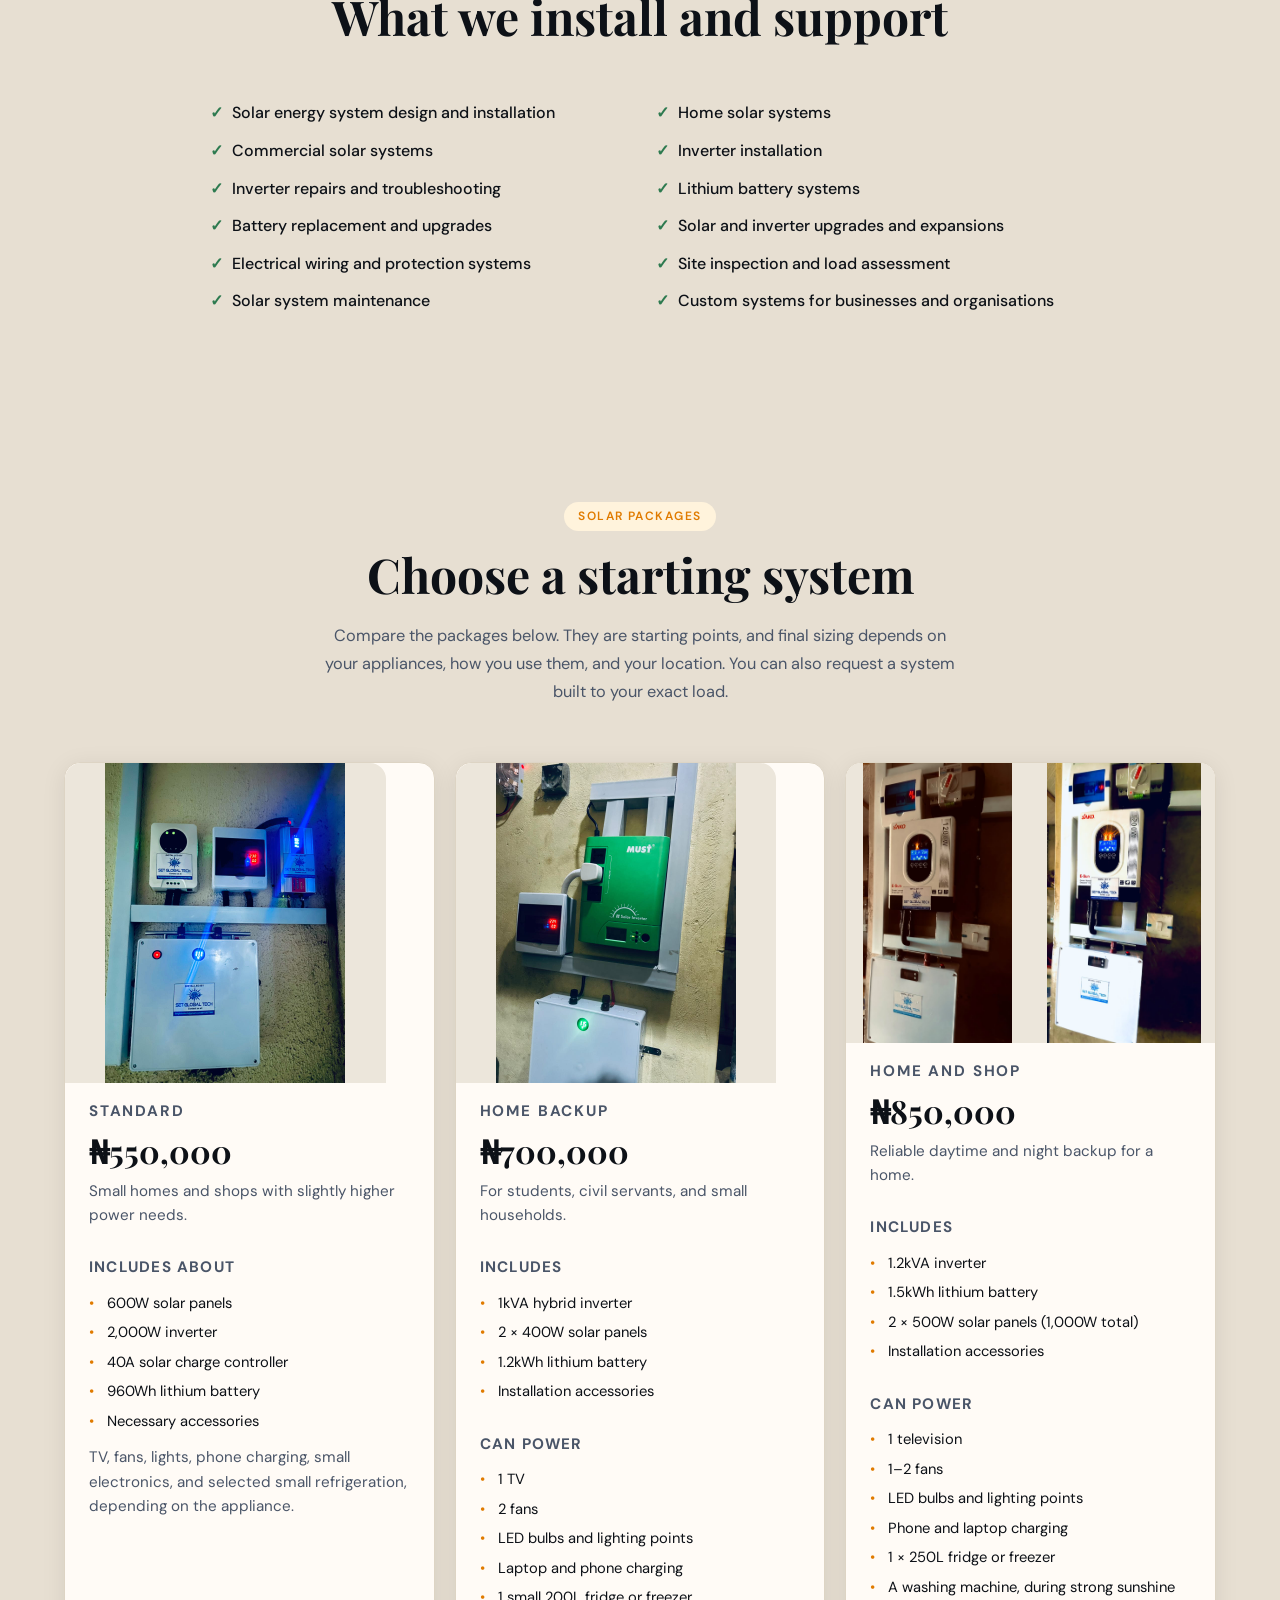
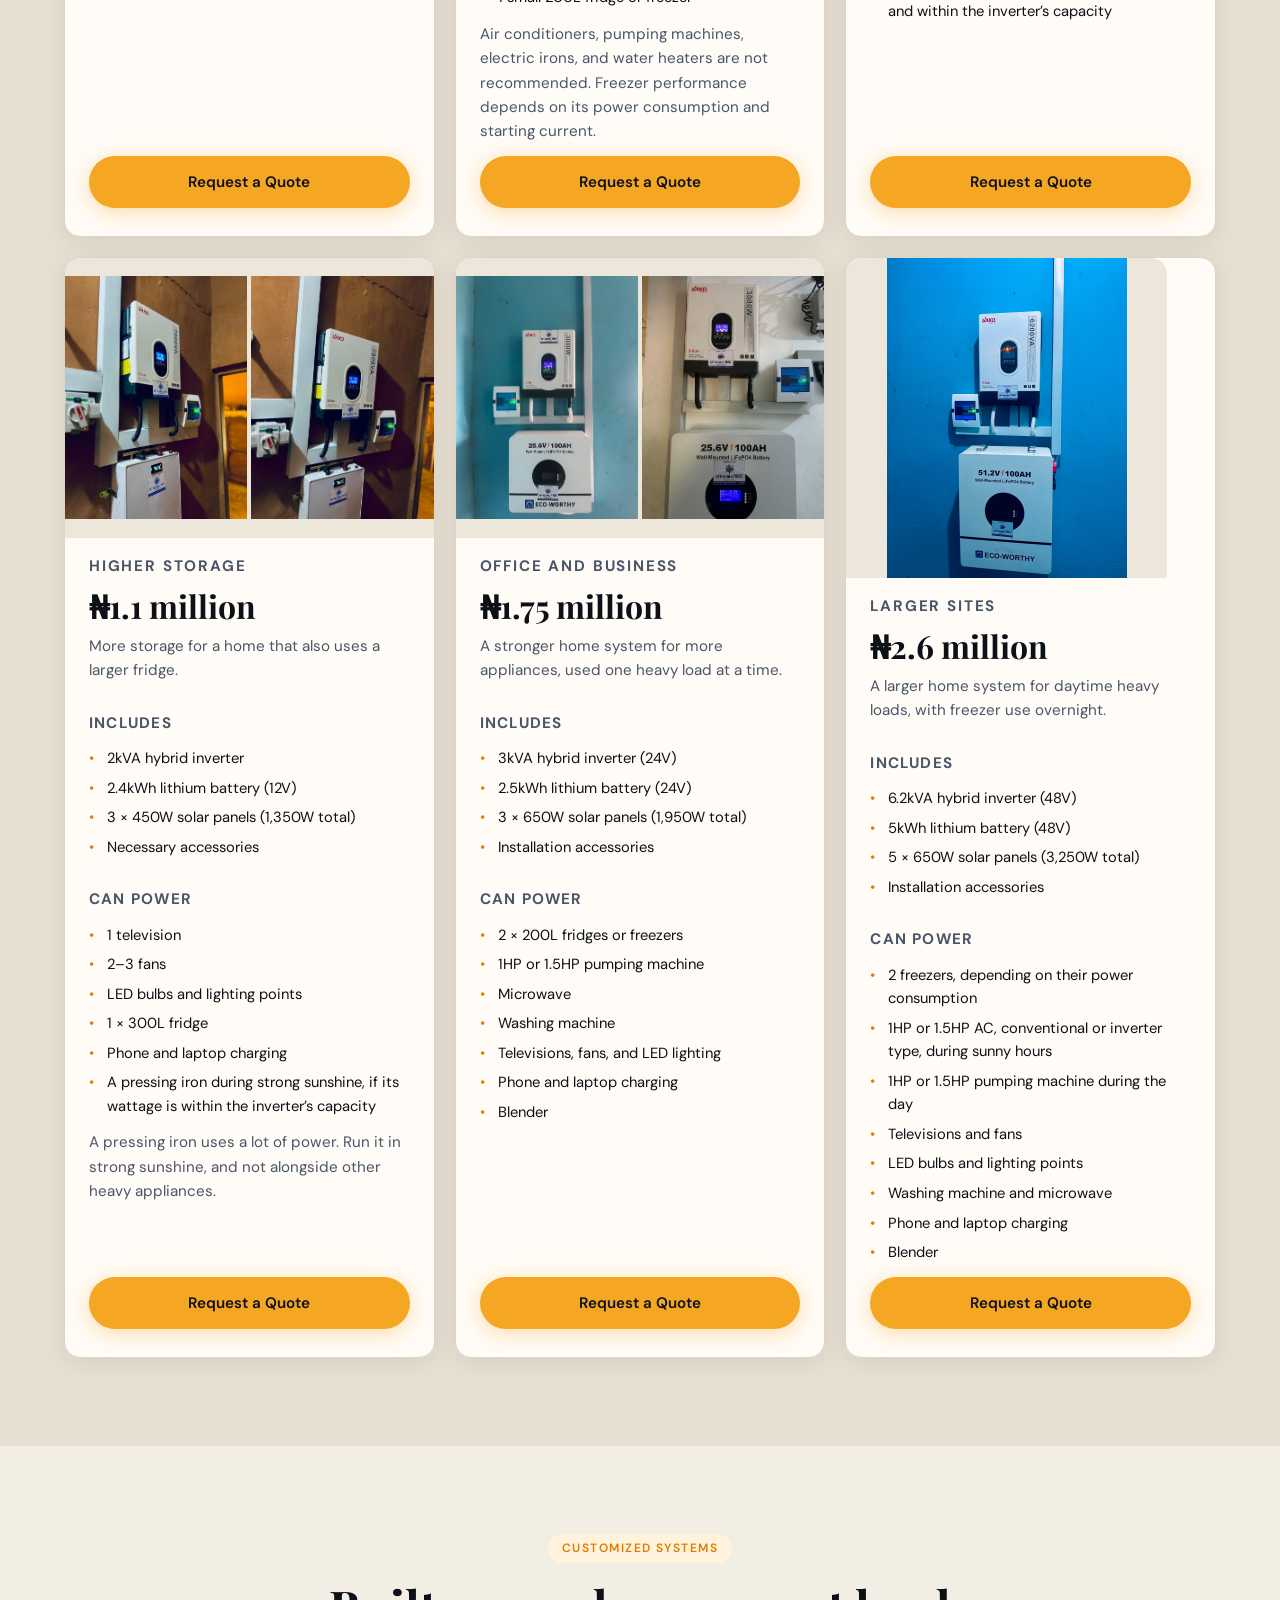
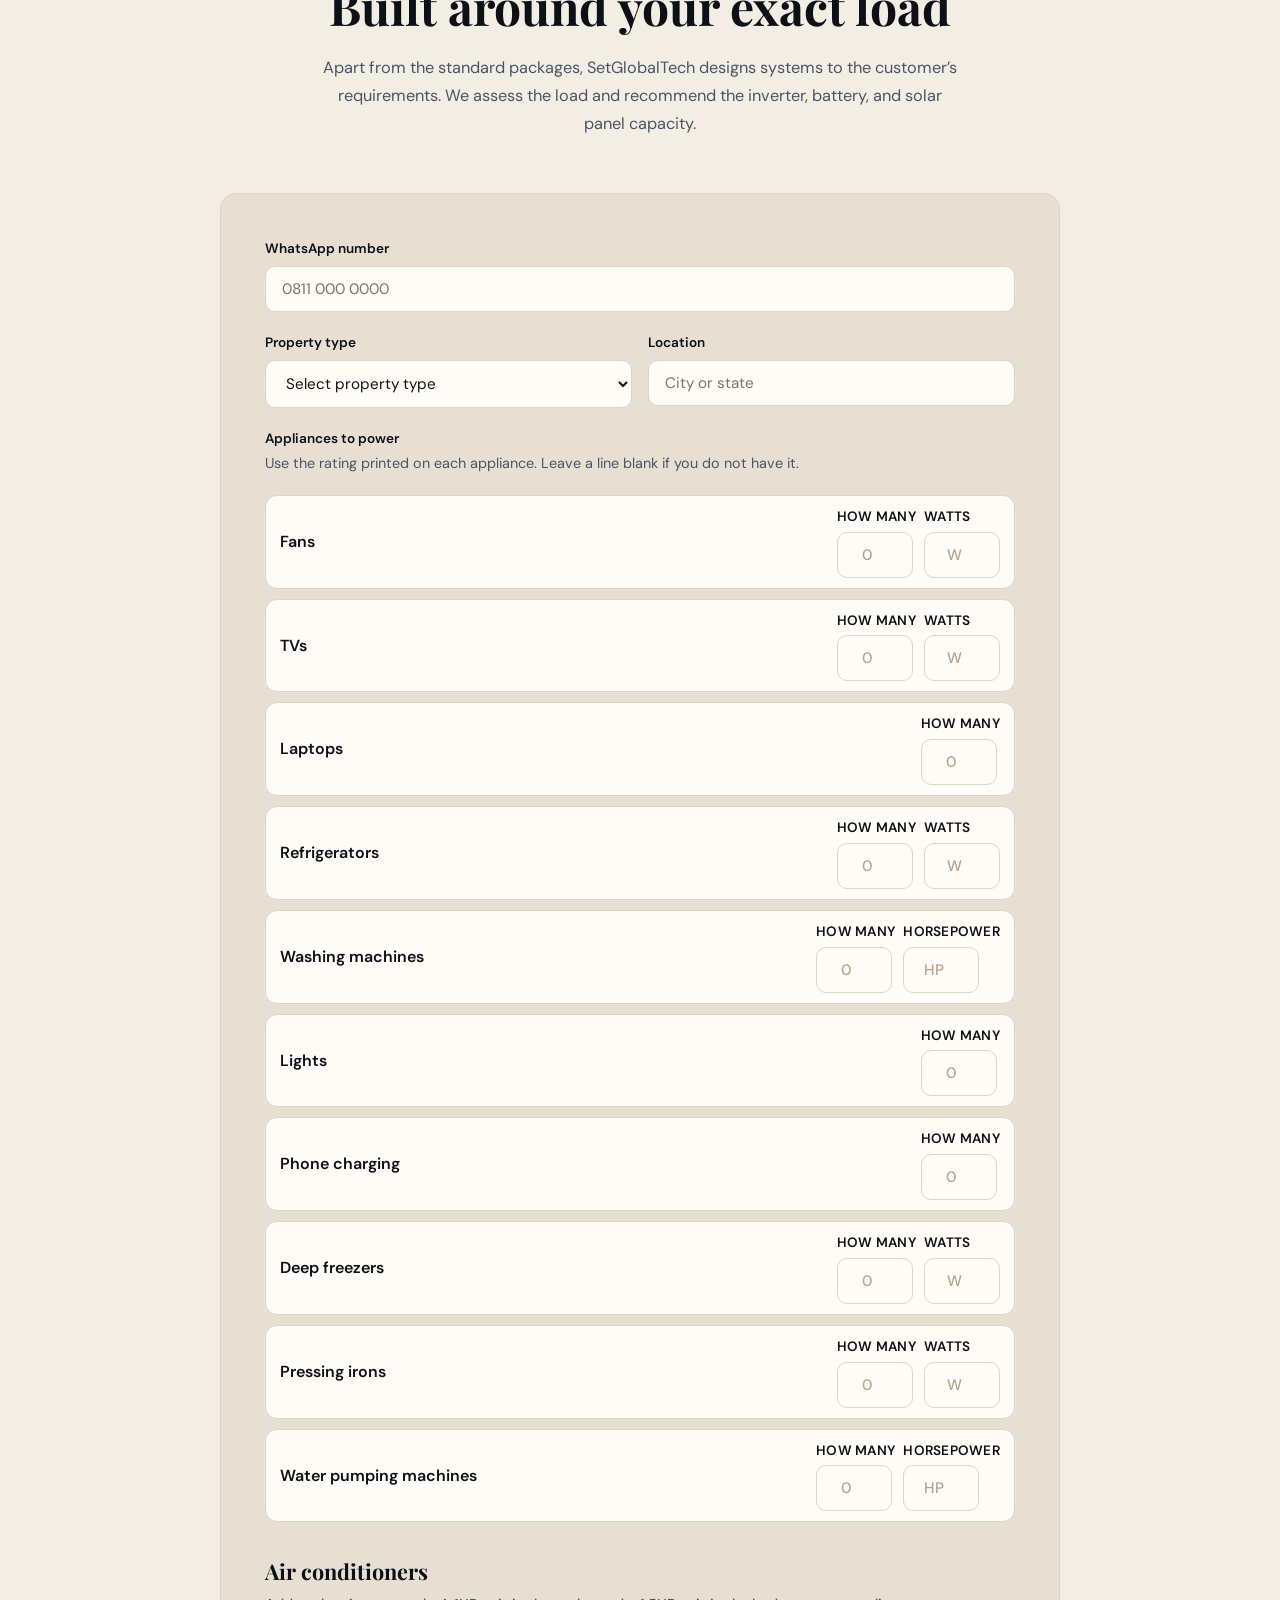
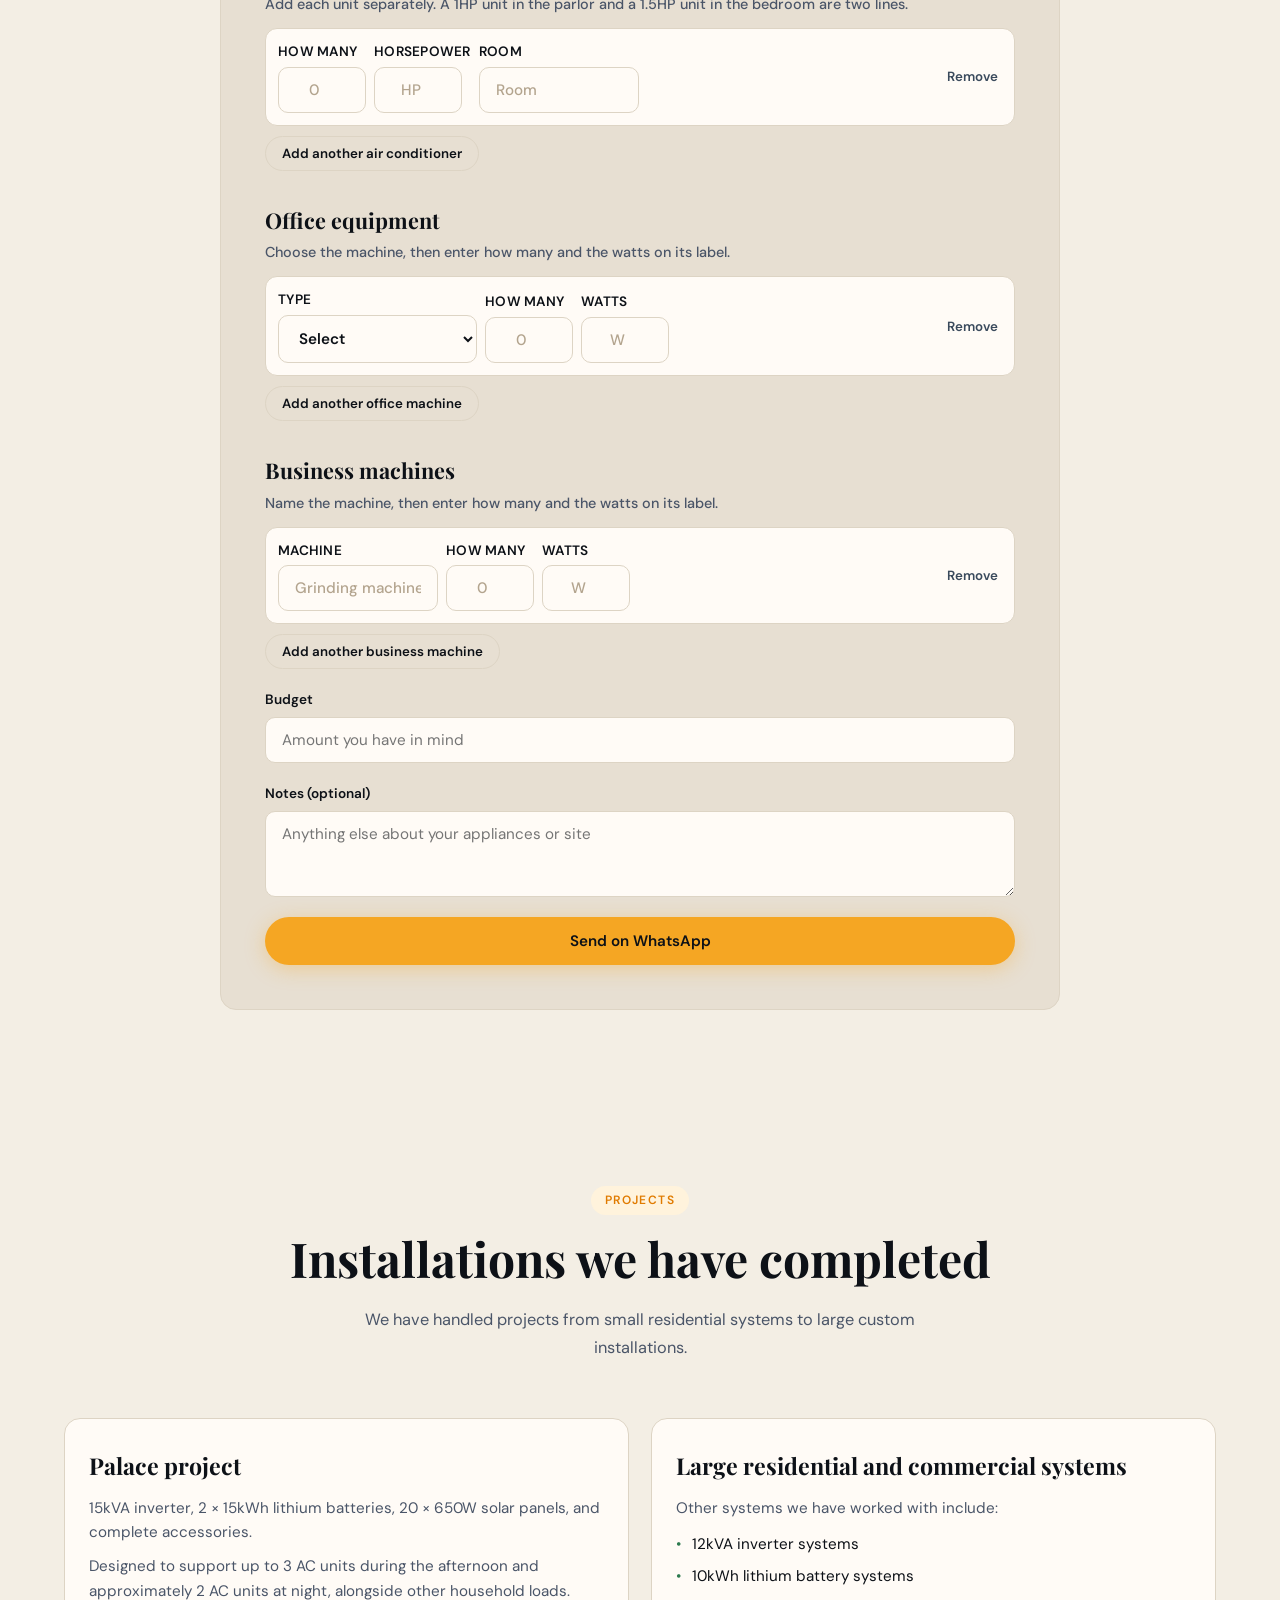
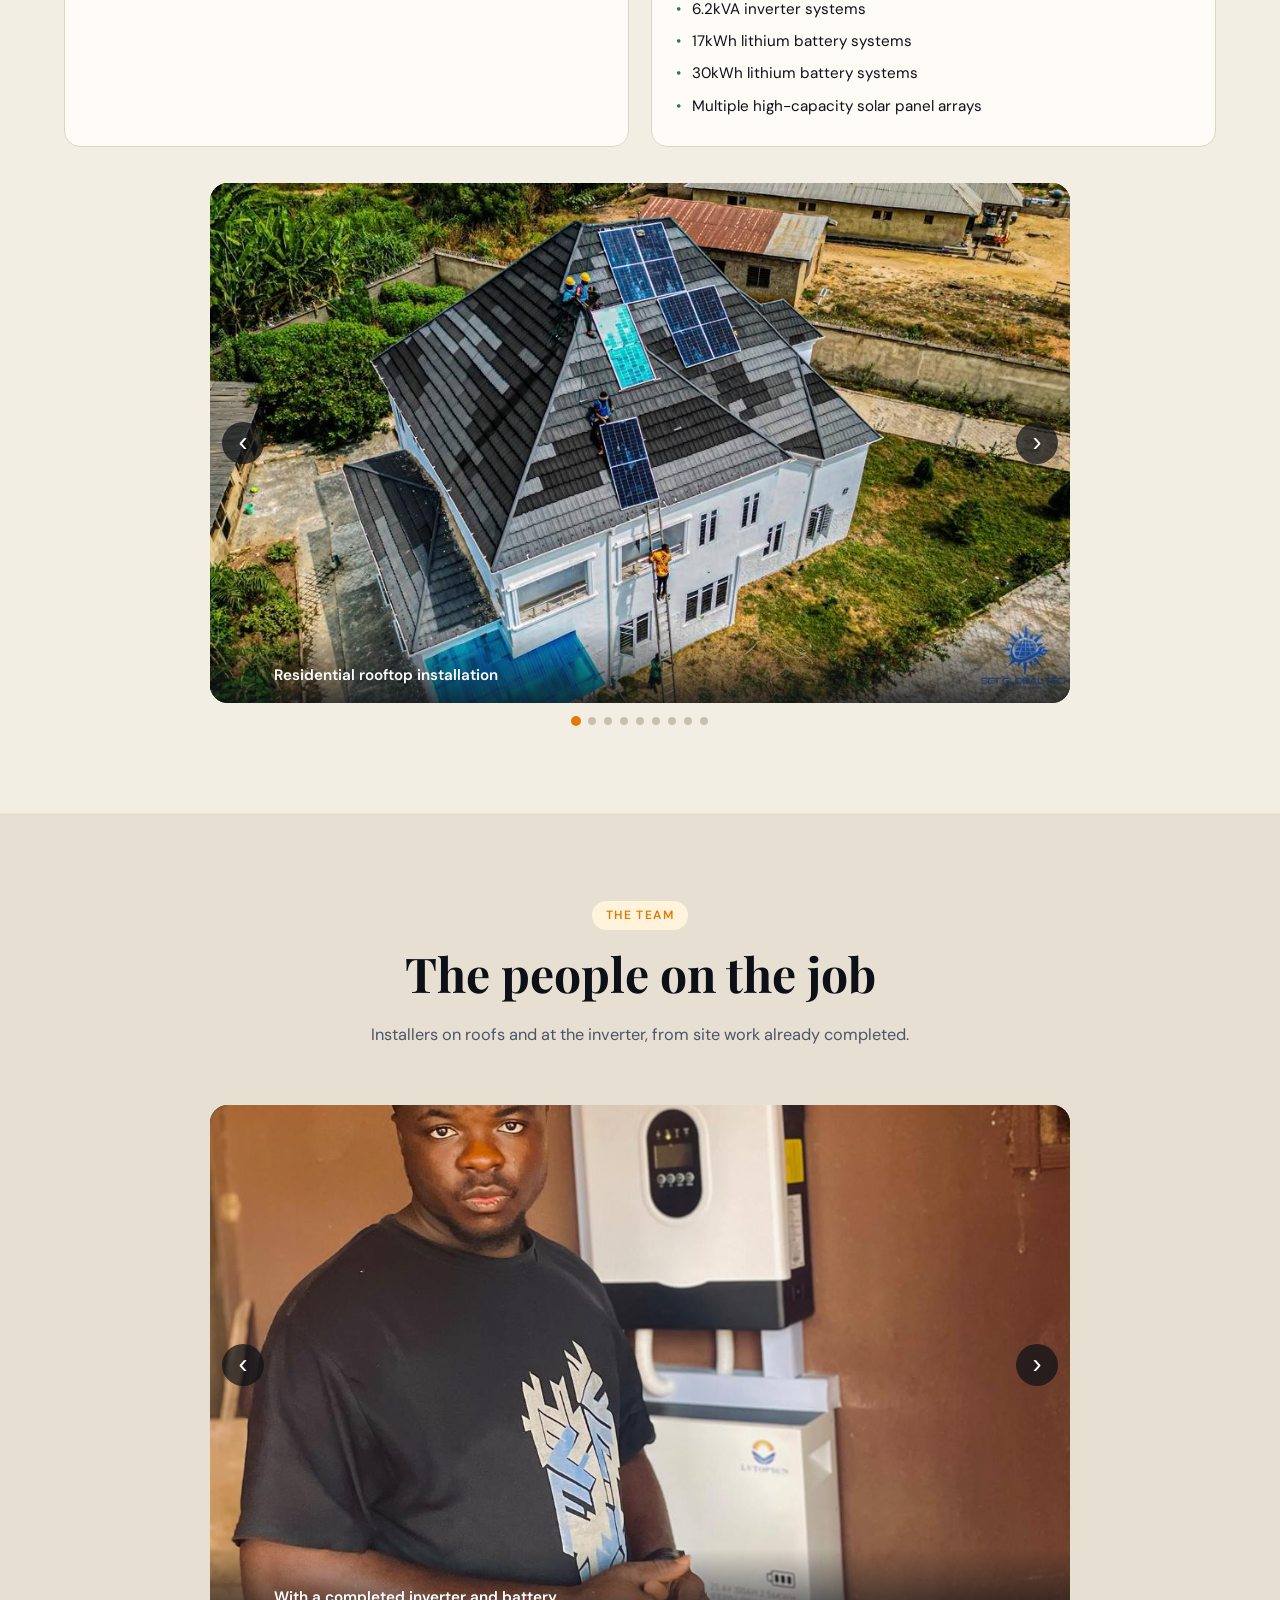
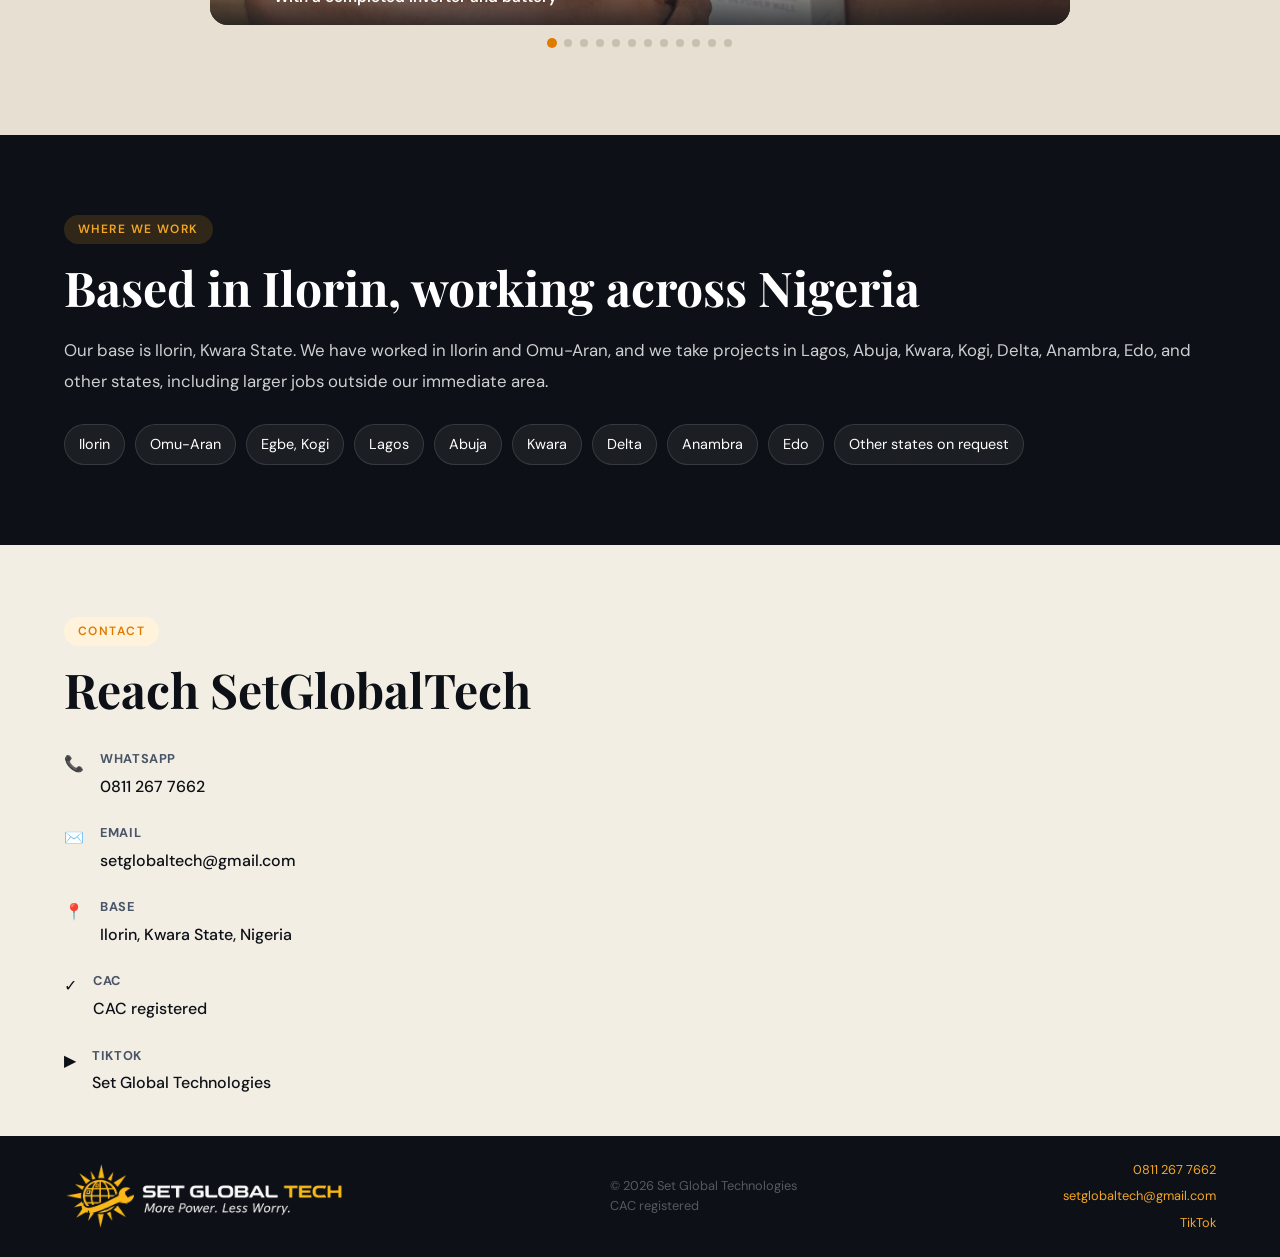
<file: solar.html>
<!DOCTYPE html>
<html lang="en">
<head>
  <meta charset="UTF-8" />
  <meta http-equiv="refresh" content="0; url=index.html" />
  <link rel="canonical" href="index.html" />
  <title>SetGlobalTech</title>
  <script>location.replace("index.html");</script>
</head>
<body>
  <p><a href="index.html">SetGlobalTech</a></p>
</body>
</html>
</file>
<file: solar.css>
/* ===========================
   SET-NATION ENERGY – STYLESHEET
   =========================== */

:root {
  --sun: #F5A623;
  --sun-deep: #E07B00;
  --sun-light: #FFF3DC;
  --green: #2D7A4F;
  --green-light: #E6F5EC;
  --dark: #0D1117;
  --dark-2: #161C26;
  --mid: #3A4A5C;
  --text: #4A5568;
  --canvas: #F3EEE4;
  --paper: #FFFBF6;
  --light: #E7DFD2;
  --white: #FFFFFF;
  --border: #DDD4C4;

  --font-display: 'Playfair Display', Georgia, serif;
  --font-body: 'DM Sans', sans-serif;

  --radius: 16px;
  --radius-sm: 10px;
  --shadow: 0 4px 24px rgba(0,0,0,0.08);
  --shadow-lg: 0 16px 64px rgba(0,0,0,0.14);
}

*, *::before, *::after { box-sizing: border-box; margin: 0; padding: 0; }

html { scroll-behavior: smooth; }
section { scroll-margin-top: 88px; }

body {
  font-family: var(--font-body);
  background: var(--canvas);
  color: var(--text);
  overflow-x: hidden;
  line-height: 1.6;
}

img { max-width: 100%; display: block; }
a { text-decoration: none; color: inherit; }
ul, ol { list-style: none; }

/* ===== TYPOGRAPHY ===== */
.section-tag {
  display: inline-block;
  font-size: 0.75rem;
  font-weight: 600;
  letter-spacing: 0.12em;
  text-transform: uppercase;
  color: var(--sun-deep);
  background: var(--sun-light);
  padding: 5px 14px;
  border-radius: 100px;
  margin-bottom: 16px;
}
.section-tag.light { color: var(--sun); background: rgba(245,166,35,0.15); }

.section-title {
  font-family: var(--font-display);
  font-size: clamp(2rem, 4vw, 3rem);
  color: var(--dark);
  line-height: 1.15;
  margin-bottom: 20px;
}
.section-title.light { color: var(--white); }

.body-text { font-size: 1.05rem; color: var(--text); line-height: 1.8; margin-bottom: 16px; }
.body-text.light { color: rgba(255,255,255,0.8); }

.section-header { text-align: center; margin-bottom: 56px; }
.section-lead {
  max-width: 560px;
  margin: -4px auto 0;
  color: var(--text);
  font-size: 1.02rem;
  line-height: 1.7;
}

.container { max-width: 1200px; margin: 0 auto; padding: 0 24px; }

/* ===== BUTTONS ===== */
.btn-primary {
  display: inline-block;
  background: var(--sun);
  color: var(--dark);
  font-family: var(--font-body);
  font-weight: 600;
  font-size: 0.95rem;
  padding: 14px 32px;
  border-radius: 100px;
  border: none;
  cursor: pointer;
  transition: background 0.2s, transform 0.15s, box-shadow 0.2s;
  box-shadow: 0 4px 20px rgba(245,166,35,0.35);
}
.btn-primary:hover { background: var(--sun-deep); transform: translateY(-2px); box-shadow: 0 8px 30px rgba(245,166,35,0.45); }
.btn-primary.large { font-size: 1.05rem; padding: 18px 44px; }
.btn-primary.full-width { width: 100%; text-align: center; }
.btn-green { background: var(--green); color: var(--white); box-shadow: 0 4px 20px rgba(45,122,79,0.28); }
.btn-green:hover { background: #246643; box-shadow: 0 8px 30px rgba(45,122,79,0.35); }
.center-actions { justify-content: center; margin: 36px 0 0; }
.btn-green { background: var(--green); color: var(--white); box-shadow: 0 4px 20px rgba(45,122,79,0.28); }
.btn-green:hover { background: #246643; box-shadow: 0 8px 30px rgba(45,122,79,0.35); }
.center-actions { justify-content: center; margin: 36px 0 0; }

.btn-secondary {
  display: inline-block;
  background: rgba(255,255,255,0.1);
  color: var(--white);
  font-weight: 600;
  font-size: 0.95rem;
  padding: 14px 32px;
  border-radius: 100px;
  border: 1.5px solid rgba(255,255,255,0.3);
  transition: background 0.2s, border-color 0.2s;
}
.btn-secondary:hover { background: rgba(255,255,255,0.2); border-color: rgba(255,255,255,0.6); }

/* ===== NAVIGATION ===== */
.nav {
  position: fixed;
  top: 0; left: 0; right: 0;
  z-index: 100;
  transition: background 0.3s, box-shadow 0.3s;
}
.nav.scrolled { background: rgba(13,17,23,0.96); backdrop-filter: blur(12px); box-shadow: 0 2px 20px rgba(0,0,0,0.3); }

.nav-inner {
  max-width: 1200px; margin: 0 auto;
  display: flex; align-items: center; gap: 14px;
  padding: 18px 24px;
}
.nav-links, .nav-actions { margin-left: auto; }
.nav-actions { margin-left: 28px; }

.logo { display: flex; align-items: center; }
.logo-img {
  display: block;
  height: 56px;
  width: auto;
  max-width: 240px;
  object-fit: contain;
  object-position: left center;
}
.footer-logo .logo-img { height: 72px; max-width: 280px; }

.nav-links {
  display: flex; align-items: center; gap: 36px;
}
.nav-links li a {
  color: rgba(255,255,255,0.8);
  font-size: 0.9rem; font-weight: 500;
  transition: color 0.2s;
}
.nav-links li a:hover { color: var(--sun); }
.nav-links .nav-cta {
  background: var(--sun); color: var(--dark);
  padding: 10px 24px; border-radius: 100px; font-weight: 600;
}
.nav-links .nav-cta:hover { background: var(--sun-deep); color: var(--dark); }

.hamburger { display: none; flex-direction: column; gap: 5px; background: none; border: none; cursor: pointer; padding: 4px; flex-shrink: 0; }
.hamburger span { display: block; width: 24px; height: 2px; background: var(--white); transition: all 0.3s; }
.hamburger.active span:nth-child(1) { transform: translateY(7px) rotate(45deg); }
.hamburger.active span:nth-child(2) { opacity: 0; }
.hamburger.active span:nth-child(3) { transform: translateY(-7px) rotate(-45deg); }

.mobile-menu {
  display: none; flex-direction: column;
  background: var(--dark); padding: 0;
  max-height: 0; overflow: hidden; transition: max-height 0.4s ease, padding 0.3s;
}
.mobile-menu.open { max-height: 400px; padding: 16px 0; }
.mobile-menu li a { display: block; padding: 12px 24px; color: rgba(255,255,255,0.85); font-size: 1rem; }
.mobile-menu li a:hover { color: var(--sun); background: rgba(245,166,35,0.08); }

/* ===== HERO ===== */
.hero {
  min-height: 0;
  background: var(--dark);
  display: flex; align-items: center;
  position: relative; overflow: hidden;
  padding: 140px 24px 88px;
}

.hero-bg {
  position: absolute; inset: 0;
  display: flex; align-items: center; justify-content: flex-end;
  padding-right: 5%;
  pointer-events: none;
}

.sun-core {
  position: absolute; right: 10%; top: 50%;
  transform: translateY(-50%);
  width: 180px; height: 180px;
  background: radial-gradient(circle, #FFE680 0%, var(--sun) 50%, var(--sun-deep) 100%);
  border-radius: 50%;
  box-shadow: 0 0 60px 20px rgba(245,166,35,0.4), 0 0 120px 60px rgba(245,166,35,0.15);
  animation: pulse-sun 3s ease-in-out infinite;
  z-index: 1;
}

@keyframes pulse-sun {
  0%, 100% { transform: translateY(-50%) scale(1); box-shadow: 0 0 60px 20px rgba(245,166,35,0.4), 0 0 120px 60px rgba(245,166,35,0.15); }
  50% { transform: translateY(-50%) scale(1.05); box-shadow: 0 0 80px 30px rgba(245,166,35,0.5), 0 0 160px 80px rgba(245,166,35,0.2); }
}

.sun-ring {
  position: absolute; right: 10%; top: 50%; border-radius: 50%;
  border: 1px solid rgba(245,166,35,0.2);
  transform: translate(50%, -50%);
  animation: expand-ring 4s ease-out infinite;
}
.ring1 { width: 300px; height: 300px; animation-delay: 0s; }
.ring2 { width: 460px; height: 460px; animation-delay: 1s; }
.ring3 { width: 620px; height: 620px; animation-delay: 2s; }

@keyframes expand-ring {
  0% { opacity: 0.5; }
  100% { opacity: 0; }
}

.rays {
  position: absolute; right: 10%; top: 50%;
  width: 200px; height: 200px;
  transform: translate(50%, -50%);
  animation: spin-slow 20s linear infinite;
  z-index: 0;
}
.ray {
  position: absolute; top: 50%; left: 50%;
  width: 2px; height: 80px;
  background: linear-gradient(to bottom, rgba(245,166,35,0.6), transparent);
  transform-origin: 0 0;
  border-radius: 2px;
}
.ray:nth-child(1)  { transform: rotate(0deg)   translateX(-50%); }
.ray:nth-child(2)  { transform: rotate(30deg)  translateX(-50%); }
.ray:nth-child(3)  { transform: rotate(60deg)  translateX(-50%); }
.ray:nth-child(4)  { transform: rotate(90deg)  translateX(-50%); }
.ray:nth-child(5)  { transform: rotate(120deg) translateX(-50%); }
.ray:nth-child(6)  { transform: rotate(150deg) translateX(-50%); }
.ray:nth-child(7)  { transform: rotate(180deg) translateX(-50%); }
.ray:nth-child(8)  { transform: rotate(210deg) translateX(-50%); }
.ray:nth-child(9)  { transform: rotate(240deg) translateX(-50%); }
.ray:nth-child(10) { transform: rotate(270deg) translateX(-50%); }
.ray:nth-child(11) { transform: rotate(300deg) translateX(-50%); }
.ray:nth-child(12) { transform: rotate(330deg) translateX(-50%); }

.hero-content {
  position: relative; z-index: 2;
  max-width: 580px;
  animation: fade-up 0.8s ease both;
}
@keyframes fade-up {
  from { opacity: 0; transform: translateY(30px); }
  to { opacity: 1; transform: translateY(0); }
}

.hero-tag {
  font-size: 0.8rem; font-weight: 600; letter-spacing: 0.1em; text-transform: uppercase;
  color: var(--sun); background: rgba(245,166,35,0.1);
  display: inline-block; padding: 6px 16px; border-radius: 100px;
  border: 1px solid rgba(245,166,35,0.25);
  margin-bottom: 24px;
  animation: fade-up 0.8s 0.1s ease both;
}

.hero-title {
  font-family: var(--font-display);
  font-size: clamp(2.8rem, 6vw, 5rem);
  color: var(--white);
  line-height: 1.1;
  margin-bottom: 20px;
  animation: fade-up 0.8s 0.2s ease both;
}
.hero-title em { color: var(--sun); font-style: italic; }

.hero-sub {
  font-size: 1.1rem; color: rgba(255,255,255,0.7);
  line-height: 1.75; margin-bottom: 36px;
  animation: fade-up 0.8s 0.3s ease both;
}

.hero-actions {
  display: flex; gap: 16px; flex-wrap: wrap;
  margin-bottom: 48px;
  animation: fade-up 0.8s 0.4s ease both;
}

.hero-stats {
  display: flex; align-items: center; gap: 28px;
  animation: fade-up 0.8s 0.5s ease both;
}
.stat { display: flex; flex-direction: column; }
.stat-num { font-family: var(--font-display); font-size: 1.8rem; font-weight: 700; color: var(--sun); }
.stat-label { font-size: 0.8rem; color: rgba(255,255,255,0.5); text-transform: uppercase; letter-spacing: 0.05em; }
.stat-divider { width: 1px; height: 40px; background: rgba(255,255,255,0.15); }

.scroll-hint {
  position: absolute; bottom: 32px; left: 50%; transform: translateX(-50%);
  display: flex; flex-direction: column; align-items: center; gap: 8px;
  color: rgba(255,255,255,0.35); font-size: 0.7rem; letter-spacing: 0.1em; text-transform: uppercase;
}
.scroll-line {
  width: 1px; height: 40px;
  background: linear-gradient(to bottom, rgba(255,255,255,0.35), transparent);
  animation: scroll-pulse 2s ease-in-out infinite;
}
@keyframes scroll-pulse { 0%, 100% { opacity: 1; } 50% { opacity: 0.3; } }

/* ===== MARQUEE ===== */
.marquee-strip {
  background: var(--sun); color: var(--dark);
  padding: 14px 0; overflow: hidden;
}
.marquee-track {
  display: flex; gap: 32px; align-items: center;
  white-space: nowrap;
  animation: marquee 20s linear infinite;
}
.marquee-track span { font-weight: 600; font-size: 0.9rem; letter-spacing: 0.03em; }
.marquee-track .dot { font-size: 0.6rem; }
@keyframes marquee { from { transform: translateX(0); } to { transform: translateX(-50%); } }

/* ===== ABOUT ===== */
.about { padding: 100px 0; }

.about-grid {
  display: grid; grid-template-columns: 1fr 1fr; gap: 72px; align-items: center;
}

.about-visual {
  position: relative; min-height: 480px;
}

.about-img-block {
  background: linear-gradient(135deg, var(--dark) 0%, var(--dark-2) 100%);
  border-radius: var(--radius);
  overflow: hidden; height: 360px;
  display: flex; align-items: center; justify-content: center;
}
.img-placeholder { width: 100%; height: 100%; }

.panel-grid {
  display: grid; grid-template-columns: repeat(3, 1fr);
  gap: 6px; padding: 24px; width: 100%; height: 100%;
}
.panel {
  background: linear-gradient(145deg, #1a2a3a 0%, #0d1117 100%);
  border-radius: 6px; border: 1px solid rgba(245,166,35,0.15);
  position: relative; overflow: hidden;
}
.panel::after {
  content: ''; position: absolute; inset: 0;
  background: linear-gradient(135deg, rgba(245,166,35,0.08) 0%, transparent 60%);
}

.about-card {
  position: absolute; background: var(--paper);
  border-radius: var(--radius-sm); padding: 16px 20px;
  box-shadow: var(--shadow-lg); display: flex; align-items: center; gap: 12px;
  font-size: 0.9rem; color: var(--dark); font-weight: 500;
  border: 1px solid var(--border);
  animation: float 4s ease-in-out infinite;
  z-index: 2;
}
.about-card.card1 { top: 20px; right: -20px; animation-delay: 0s; }
.about-card.card2 { bottom: 80px; right: -20px; animation-delay: 1.5s; }
.about-card.card3 { bottom: -10px; left: 10px; animation-delay: 0.8s; }
.card-icon { font-size: 1.5rem; }

@keyframes float {
  0%, 100% { transform: translateY(0); }
  50% { transform: translateY(-8px); }
}

.about-badges { display: flex; gap: 10px; flex-wrap: wrap; margin-bottom: 28px; margin-top: 8px; }
.badge {
  background: var(--green-light); color: var(--green);
  font-size: 0.82rem; font-weight: 600;
  padding: 6px 14px; border-radius: 100px;
  border: 1px solid rgba(45,122,79,0.15);
}

/* ===== SERVICES ===== */
.services { padding: 100px 0; background: var(--light); }

.services-grid {
  display: grid; grid-template-columns: repeat(auto-fit, minmax(260px, 1fr)); gap: 24px;
}

.service-card {
  background: var(--paper); border-radius: var(--radius);
  padding: 36px 28px; border: 1px solid var(--border);
  position: relative; transition: transform 0.3s, box-shadow 0.3s;
}
.service-card:hover { transform: translateY(-6px); box-shadow: var(--shadow-lg); }
.service-card.featured {
  background: var(--dark); border-color: var(--dark);
  box-shadow: var(--shadow-lg);
}
.service-card.featured h3,
.service-card.featured p,
.service-card.featured li { color: rgba(255,255,255,0.85); }
.service-card.featured h3 { color: var(--white); }

.featured-tag {
  display: inline-block; background: var(--sun); color: var(--dark);
  font-size: 0.7rem; font-weight: 700; text-transform: uppercase; letter-spacing: 0.08em;
  padding: 4px 12px; border-radius: 100px;
  margin-bottom: 16px;
}

.service-icon { font-size: 2.5rem; margin-bottom: 16px; }
.service-card h3 { font-family: var(--font-display); font-size: 1.35rem; color: var(--dark); margin-bottom: 12px; }
.service-card p { font-size: 0.92rem; color: var(--text); line-height: 1.7; margin-bottom: 20px; }
.service-card ul { margin-bottom: 24px; }
.service-card ul li {
  font-size: 0.88rem; color: var(--text); padding: 5px 0;
  padding-left: 18px; position: relative;
}
.service-card ul li::before { content: '✓'; position: absolute; left: 0; color: var(--sun); font-weight: 700; }
.service-card.featured ul li { color: rgba(255,255,255,0.7); }
.service-link {
  font-weight: 600; color: var(--sun); font-size: 0.9rem;
  transition: gap 0.2s;
}
.service-link:hover { color: var(--sun-deep); }

/* ===== PACKAGES ===== */
.packages { padding: 88px 0; background: var(--light); }
.packages-grid {
  display: grid;
  grid-template-columns: repeat(3, 1fr);
  gap: 20px;
  align-items: stretch;
}
.package-card {
  background: var(--paper);
  border-radius: 16px;
  border: 1px solid var(--border);
  box-shadow: var(--shadow);
  display: flex;
  height: 100%;
  overflow: hidden;
}
.package-card:hover { transform: translateY(-4px); box-shadow: var(--shadow-lg); }
.package-info {
  padding: 28px 24px;
  display: flex;
  flex-direction: column;
  gap: 12px;
  width: 100%;
}
.package-photo {
  width: calc(100% + 48px);
  height: 320px;
  margin: -28px -24px 4px;
  object-fit: contain;
  object-position: center;
  border-radius: 16px 16px 0 0;
  background: #ece6db;
}
.package-photos {
  display: grid;
  grid-template-columns: 1fr 1fr;
  gap: 4px;
  width: calc(100% + 48px);
  margin: -28px -24px 4px;
  background: #ece6db;
}
.package-photos img {
  width: 100%;
  height: 280px;
  object-fit: contain;
  object-position: center;
  background: #ece6db;
}
.package-photos img:first-child { border-radius: 16px 0 0 0; }
.package-photos img:last-child { border-radius: 0 16px 0 0; }
.package-tier {
  font-size: 0.75rem;
  font-weight: 700;
  letter-spacing: 0.12em;
  text-transform: uppercase;
  color: var(--sun-deep);
}
.package-price {
  font-family: var(--font-display);
  color: var(--dark);
  font-size: 2rem;
  line-height: 1;
}
.package-info p { color: var(--text); font-size: 0.95rem; line-height: 1.6; }
.spec-label {
  font-size: 0.75rem;
  font-weight: 700;
  letter-spacing: 0.08em;
  text-transform: uppercase;
  color: var(--mid);
  margin-top: 16px;
}
.package-list { display: flex; flex-direction: column; gap: 6px; }
.package-list li {
  position: relative;
  padding-left: 18px;
  color: var(--dark);
  font-size: 0.92rem;
}
.package-list li::before {
  content: "•";
  position: absolute;
  left: 0;
  color: var(--sun-deep);
}
.package-note { font-size: 0.85rem; color: var(--mid); }
.package-info .btn-primary { margin-top: auto; text-align: center; }
.package-card.premium { border-color: var(--green); }

.custom { padding: 88px 0; background: var(--canvas); }
.custom .contact-form-wrap { max-width: 840px; margin: 28px auto 0; }
.load-note { color: var(--text); font-size: 0.9rem; margin: -8px 0 14px; }
.load-group { margin-top: 26px; }
.load-group h3 { font-family: var(--font-display); font-size: 1.35rem; color: var(--dark); margin-bottom: 4px; }
.load-group p { color: var(--text); font-size: 0.9rem; font-weight: 500; margin-bottom: 12px; }
.load-rows { display: flex; flex-direction: column; gap: 10px; }
.load-row {
  display: flex; flex-wrap: wrap; align-items: flex-end; gap: 8px;
  background: var(--paper); border: 1.5px solid var(--border);
  border-radius: 12px; padding: 12px;
}
.load-row label {
  display: flex; flex-direction: column; gap: 4px;
  font-size: 0.68rem; font-weight: 600; letter-spacing: 0.02em;
  color: var(--text); text-transform: uppercase;
}
.load-row input, .load-row select {
  font-family: var(--font-body); font-size: 0.95rem; font-weight: 600;
  color: var(--dark); background: var(--canvas);
  border: 1.5px solid var(--border); border-radius: 10px;
  padding: 10px 12px; outline: none; text-transform: none;
}
.load-row input[type="number"] { width: 88px; text-align: center; }
.load-row input[type="text"] { width: 160px; text-align: left; }
.load-row select { min-width: 180px; background: var(--canvas); }
.load-row input:focus, .load-row select:focus { border-color: var(--sun); }
.load-row input::placeholder, .qty-row input::placeholder { color: #b3a48e; font-weight: 500; }
.load-row label.office-other { display: none; }
.load-row label.office-other.show { display: flex; }
.load-add, .load-remove {
  font-family: var(--font-body); font-weight: 600; cursor: pointer;
}
.load-add {
  margin-top: 10px; background: transparent; color: var(--dark);
  border: 1.5px solid var(--border); border-radius: 999px; padding: 8px 16px;
}
.load-add:hover { border-color: var(--sun-deep); color: var(--sun-deep); }
.load-remove {
  margin-left: auto; align-self: center;
  background: none; border: none; color: var(--mid); padding: 8px 4px;
}
.load-remove:hover { color: #9b2c2c; }
.qty-list { display: flex; flex-direction: column; gap: 10px; }
.qty-row {
  display: flex; align-items: center; justify-content: space-between; gap: 12px;
  background: var(--paper); border: 1.5px solid var(--border);
  border-radius: 12px; padding: 10px 14px;
  color: var(--dark); font-weight: 600;
}
.qty-fields { display: flex; gap: 8px; flex-shrink: 0; }
.qty-fields label {
  display: flex; flex-direction: column; gap: 4px;
  font-size: 0.68rem; font-weight: 600; letter-spacing: 0.02em;
  color: var(--text); text-transform: uppercase;
}
.qty-row input {
  width: 76px; text-align: center; padding: 10px 8px;
  font-family: var(--font-body); font-size: 1rem; font-weight: 600;
  color: var(--dark); background: var(--canvas);
  border: 1.5px solid var(--border); border-radius: 10px; outline: none;
}
.qty-row input:focus { border-color: var(--sun); }
@media (max-width: 540px) {
  .qty-row { align-items: flex-start; flex-direction: column; }
  .qty-name { padding-top: 2px; }
}
.contact-details { max-width: 520px; }
.custom-list {
  display: grid;
  grid-template-columns: repeat(2, 1fr);
  gap: 12px 32px;
  max-width: 860px;
  margin: 28px auto 0;
}
.custom-list li {
  position: relative;
  padding-left: 22px;
  color: var(--dark);
  font-weight: 500;
}
.custom-list li::before {
  content: "✓";
  position: absolute;
  left: 0;
  color: var(--green);
  font-weight: 700;
}

.experience {
  display: grid;
  grid-template-columns: 1fr 1fr;
  gap: 22px;
  margin-bottom: 36px;
}
.experience article {
  background: var(--paper);
  border: 1px solid var(--border);
  border-radius: 16px;
  padding: 28px 24px;
}
.experience h3 {
  font-family: var(--font-display);
  color: var(--dark);
  font-size: 1.45rem;
  margin-bottom: 12px;
}
.experience p, .experience li { color: var(--text); font-size: 0.95rem; }
.experience p + p { margin-top: 10px; }
.experience ul { display: flex; flex-direction: column; gap: 8px; margin-top: 12px; }
.experience li { position: relative; padding-left: 16px; color: var(--dark); }
.experience li::before { content: "•"; position: absolute; left: 0; color: var(--green); }
.package-card.premium { border-color: var(--green); }

.custom { padding: 88px 0; background: var(--canvas); }
.custom-list {
  display: grid;
  grid-template-columns: repeat(2, 1fr);
  gap: 12px 32px;
  max-width: 860px;
  margin: 28px auto 0;
}
.custom-list li {
  position: relative;
  padding-left: 22px;
  color: var(--dark);
  font-weight: 500;
}
.custom-list li::before {
  content: "✓";
  position: absolute;
  left: 0;
  color: var(--green);
  font-weight: 700;
}

.experience {
  display: grid;
  grid-template-columns: 1fr 1fr;
  gap: 22px;
  margin-bottom: 36px;
}
.experience article {
  background: var(--paper);
  border: 1px solid var(--border);
  border-radius: 16px;
  padding: 28px 24px;
}
.experience h3 {
  font-family: var(--font-display);
  color: var(--dark);
  font-size: 1.45rem;
  margin-bottom: 12px;
}
.experience p, .experience li { color: var(--text); font-size: 0.95rem; }
.experience p + p { margin-top: 10px; }
.experience ul { display: flex; flex-direction: column; gap: 8px; margin-top: 12px; }
.experience li { position: relative; padding-left: 16px; color: var(--dark); }
.experience li::before { content: "•"; position: absolute; left: 0; color: var(--green); }

.about-simple { grid-template-columns: 1fr; max-width: 760px; }
.service-list {
  display: grid;
  grid-template-columns: repeat(2, 1fr);
  gap: 12px 32px;
  max-width: 860px;
  margin: 0 auto;
}
.service-list li {
  position: relative;
  padding-left: 22px;
  color: var(--dark);
  font-weight: 500;
}
.service-list li::before {
  content: "✓";
  position: absolute;
  left: 0;
  color: var(--green);
  font-weight: 700;
}

.coverage { background: var(--dark); padding: 80px 0; }
.area-list { display: flex; flex-wrap: wrap; gap: 10px; margin-top: 28px; }
.area-list li {
  background: rgba(255,255,255,0.06);
  color: var(--white);
  border: 1px solid rgba(255,255,255,0.12);
  border-radius: 999px;
  padding: 8px 14px;
  font-size: 0.9rem;
}

.appliance-field { border: 0; margin: 0; padding: 0; min-inline-size: 0; }
.appliance-field legend { font-size: 0.85rem; font-weight: 600; color: var(--dark); margin-bottom: 10px; }
.appliance-grid { display: flex; flex-wrap: wrap; gap: 8px; }
.chip {
  display: inline-flex;
  align-items: center;
  gap: 8px;
  background: var(--paper);
  border: 1.5px solid var(--border);
  border-radius: 999px;
  padding: 8px 12px;
  font-size: 0.85rem;
  color: var(--dark);
  cursor: pointer;
}
.chip:has(input:checked) { border-color: var(--sun); background: var(--sun-light); }
.chip input { accent-color: var(--sun-deep); }
.quote-result { background: var(--dark); color: var(--white); border-radius: var(--radius); padding: 18px 20px; }
.quote-kicker { color: var(--sun); font-size: 0.72rem; font-weight: 700; letter-spacing: 0.12em; text-transform: uppercase; margin-bottom: 6px; }
.quote-result h3 { font-family: var(--font-display); font-size: 1.45rem; margin-bottom: 6px; }
.quote-result p:last-child { color: rgba(255,255,255,0.75); font-size: 0.92rem; }
.form-group input.invalid, .form-group select.invalid { border-color: #c0392b; }
#toast {
  position: fixed; bottom: 24px; left: 50%; transform: translate(-50%, 12px);
  background: var(--dark); color: var(--white); padding: 14px 18px; border-radius: 12px;
  font-weight: 600; opacity: 0; z-index: 9999; transition: 0.3s ease;
}
#toast.show { opacity: 1; transform: translate(-50%, 0); }
.nav-actions { display: flex; align-items: center; gap: 12px; }
.nav-whatsapp {
  width: 42px; height: 42px; border-radius: 50%;
  background: #25D366; color: #fff;
  display: grid; place-items: center; flex-shrink: 0;
}
.nav-whatsapp svg { width: 22px; height: 22px; display: block; }
.nav-whatsapp:hover { transform: translateY(-1px); }
.footer-bottom a { color: var(--sun); }
.footer-links-inline { display: flex; flex-direction: column; gap: 6px; align-items: flex-end; }
.inspect-option { margin: 4px 0 8px; }
.footer-links-inline { display: flex; flex-direction: column; gap: 6px; align-items: flex-end; }
.inspect-option { margin: 4px 0 8px; }
.section-lead { max-width: 640px; margin: 0 auto; color: var(--text); }

.projects { padding: 88px 0; background: var(--canvas); }
.team { padding: 88px 0; background: var(--light); }
.slider { max-width: 860px; margin: 8px auto 0; }
.slider-frame { position: relative; }
.slider-viewport { overflow: hidden; border-radius: 18px; background: var(--dark); }
.slider-track { display: flex; transition: transform 0.45s ease; }
.slider-track figure { position: relative; min-width: 100%; margin: 0; }
.slider-track img {
  display: block;
  width: 100%;
  height: min(62vw, 520px);
  object-fit: cover;
  background: var(--dark);
}
.slider-track figcaption {
  position: absolute;
  left: 0; right: 0; bottom: 0;
  margin: 0;
  padding: 36px 64px 16px;
  background: linear-gradient(transparent, rgba(13,17,23,0.78));
  color: var(--white);
  font-size: 0.95rem;
  font-weight: 600;
}
.slider-btn {
  position: absolute;
  top: 50%;
  transform: translateY(-50%);
  z-index: 2;
  display: grid; place-items: center;
  width: 42px; height: 42px;
  padding: 0 0 3px;
  border: none; border-radius: 50%;
  background: rgba(13,17,23,0.72);
  color: var(--white);
  font-size: 1.7rem; line-height: 1;
  cursor: pointer;
}
.slider-prev { left: 12px; }
.slider-next { right: 12px; }
.slider-btn:hover { background: rgba(13,17,23,0.9); }
.slider-dots { display: flex; justify-content: center; flex-wrap: wrap; gap: 8px; margin-top: 14px; }
.slider-dot {
  width: 8px; height: 8px; padding: 0;
  border: none; border-radius: 50%;
  background: #c9bfae; cursor: pointer;
}
.slider-dot.active { background: var(--sun-deep); transform: scale(1.25); }

.projects { padding: 88px 0; background: var(--canvas); }
.team { padding: 88px 0; background: var(--light); }
.gallery-grid {
  display: grid;
  grid-template-columns: repeat(3, 1fr);
  gap: 22px;
}
.gallery-grid figure { margin: 0; }
.gallery-grid img {
  width: 100%;
  height: 240px;
  object-fit: cover;
  border-radius: 16px;
  background: var(--dark);
}
.gallery-grid figcaption {
  margin-top: 10px;
  font-size: 0.9rem;
  font-weight: 600;
  color: var(--dark);
}


/* ===== WHY SOLAR ===== */
.why { padding: 0; }
.why-inner {
  background: var(--dark-2);
  padding: 100px 0;
  position: relative; overflow: hidden;
}
.why-inner::before {
  content: ''; position: absolute;
  right: -200px; top: -200px;
  width: 600px; height: 600px;
  background: radial-gradient(circle, rgba(245,166,35,0.08) 0%, transparent 70%);
  pointer-events: none;
}

.why-grid { display: grid; grid-template-columns: 1fr 1fr; gap: 80px; align-items: start; }

.why-points { margin-top: 40px; display: flex; flex-direction: column; gap: 32px; }
.why-point { display: flex; gap: 20px; align-items: flex-start; }
.why-num {
  font-family: var(--font-display); font-size: 2rem; color: rgba(245,166,35,0.25);
  font-weight: 900; line-height: 1; flex-shrink: 0; width: 48px;
}
.why-point h4 { color: var(--white); font-size: 1rem; font-weight: 600; margin-bottom: 6px; }
.why-point p { color: rgba(255,255,255,0.6); font-size: 0.92rem; line-height: 1.7; }

.cost-compare {
  background: rgba(255,255,255,0.04); border: 1px solid rgba(255,255,255,0.08);
  border-radius: var(--radius); padding: 36px; margin-top: 20px;
}
.compare-title { color: var(--white); font-weight: 600; font-size: 1rem; margin-bottom: 28px; }
.compare-bar-group { margin-bottom: 20px; }
.compare-label { color: rgba(255,255,255,0.6); font-size: 0.85rem; margin-bottom: 8px; }
.compare-bar-wrap { position: relative; }
.compare-bar {
  height: 44px; border-radius: 8px;
  display: flex; align-items: center; padding: 0 12px;
  justify-content: flex-end;
  transition: width 1s ease;
  width: 0;
  min-width: 0;
  overflow: hidden;
}
.cost-compare.visible .compare-bar { min-width: 88px; }
.compare-bar span { font-weight: 700; font-size: 0.9rem; }
.gen-bar  { background: linear-gradient(90deg, #e74c3c88, #e74c3c); }
.gen-bar span { color: #fff; }
.nepa-bar { background: linear-gradient(90deg, #f39c1288, #f39c12); }
.nepa-bar span { color: #fff; }
.solar-bar { background: linear-gradient(90deg, var(--sun), #2D7A4F); }
.solar-bar span { color: #fff; }
.compare-note { color: rgba(255,255,255,0.35); font-size: 0.75rem; margin-top: 20px; font-style: italic; }

/* ===== PROCESS ===== */
.process { padding: 100px 0; }
.steps {
  display: flex; align-items: flex-start; justify-content: space-between;
  gap: 16px; flex-wrap: wrap;
}
.step {
  flex: 1; min-width: 200px; max-width: 240px;
  text-align: center; padding: 32px 20px;
  background: var(--light); border-radius: var(--radius);
  border: 1px solid var(--border);
  transition: transform 0.3s, box-shadow 0.3s;
}
.step:hover { transform: translateY(-4px); box-shadow: var(--shadow); }
.step-num {
  display: block; font-family: var(--font-display); font-size: 2.5rem;
  color: var(--sun-light); font-weight: 900; margin-bottom: 8px;
}
.step-icon { font-size: 2rem; margin-bottom: 12px; }
.step h3 { font-family: var(--font-display); font-size: 1.1rem; color: var(--dark); margin-bottom: 10px; }
.step p { font-size: 0.88rem; color: var(--text); line-height: 1.7; }
.step-arrow {
  font-size: 1.5rem; color: var(--sun); align-self: center;
  display: block; flex-shrink: 0;
}

/* ===== TESTIMONIALS ===== */
.testimonials { padding: 100px 0; background: var(--light); }
.testi-grid { display: grid; grid-template-columns: repeat(auto-fit, minmax(280px, 1fr)); gap: 24px; }

.testi-card {
  background: var(--paper); border-radius: var(--radius);
  padding: 36px 28px; border: 1px solid var(--border);
  transition: transform 0.3s, box-shadow 0.3s;
}
.testi-card:hover { transform: translateY(-4px); box-shadow: var(--shadow-lg); }
.testi-card.featured { background: var(--sun); border-color: var(--sun); }
.testi-card.featured p { color: var(--dark); font-weight: 500; }
.testi-card.featured .testi-author strong,
.testi-card.featured .testi-author span { color: var(--dark); }
.testi-card.featured .stars { color: var(--dark); }

.stars { font-size: 1.1rem; color: var(--sun); margin-bottom: 16px; letter-spacing: 2px; }
.testi-card.featured .stars { color: rgba(0,0,0,0.5); }
.testi-card p { font-size: 0.95rem; color: var(--text); line-height: 1.75; margin-bottom: 24px; font-style: italic; }

.testi-author { display: flex; align-items: center; gap: 12px; }
.author-avatar {
  width: 44px; height: 44px; border-radius: 50%;
  background: var(--dark); color: var(--sun);
  display: flex; align-items: center; justify-content: center;
  font-size: 0.8rem; font-weight: 700;
}
.testi-card.featured .author-avatar { background: rgba(0,0,0,0.15); color: var(--dark); }
.testi-author strong { display: block; color: var(--dark); font-size: 0.95rem; }
.testi-author span { color: var(--text); font-size: 0.8rem; }

/* ===== CTA BAND ===== */
.cta-band {
  background: linear-gradient(135deg, var(--green) 0%, #1a5c35 100%);
  padding: 80px 0;
}
.cta-band-inner {
  text-align: center; max-width: 620px; margin: 0 auto;
}
.cta-band h2 {
  font-family: var(--font-display); font-size: clamp(2rem, 4vw, 2.8rem);
  color: var(--white); margin-bottom: 16px;
}
.cta-band p { color: rgba(255,255,255,0.75); font-size: 1.05rem; margin-bottom: 36px; }

/* ===== CONTACT ===== */
.contact { padding: 72px 0 40px; }
.contact-grid { display: grid; grid-template-columns: 1fr 1.3fr; gap: 80px; align-items: start; }

.contact-details { margin-top: 32px; display: flex; flex-direction: column; gap: 24px; }
.contact-item { display: flex; align-items: flex-start; gap: 16px; }
.c-icon { font-size: 1.4rem; margin-top: 2px; }
.contact-item strong { display: block; font-size: 0.8rem; text-transform: uppercase; letter-spacing: 0.05em; color: var(--text); margin-bottom: 4px; }
.contact-item a, .contact-item span { font-size: 1rem; color: var(--dark); font-weight: 500; }
.contact-item a:hover { color: var(--sun-deep); }

.contact-form-wrap {
  background: var(--light); border-radius: var(--radius);
  padding: 44px; border: 1px solid var(--border);
}
.contact-form { display: flex; flex-direction: column; gap: 20px; }
.form-row { display: grid; grid-template-columns: 1fr 1fr; gap: 16px; }
.form-group { display: flex; flex-direction: column; gap: 6px; }
.form-group label { font-size: 0.85rem; font-weight: 600; color: var(--dark); }

.form-group input,
.form-group select,
.form-group textarea {
  font-family: var(--font-body);
  font-size: 0.95rem; color: var(--dark);
  background: var(--paper); border: 1.5px solid var(--border);
  border-radius: var(--radius-sm); padding: 12px 16px;
  transition: border-color 0.2s, box-shadow 0.2s;
  outline: none;
}
.form-group input:focus,
.form-group select:focus,
.form-group textarea:focus {
  border-color: var(--sun); box-shadow: 0 0 0 3px rgba(245,166,35,0.15);
}
.form-group textarea { resize: vertical; }
.form-group input.invalid,
.form-group select.invalid {
  border-color: #c0392b;
  box-shadow: 0 0 0 3px rgba(192, 57, 43, 0.12);
}

.appliance-field { border: 0; margin: 0; padding: 0; min-inline-size: 0; }
.appliance-field legend {
  font-size: 0.85rem;
  font-weight: 600;
  color: var(--dark);
  margin-bottom: 10px;
}
.appliance-grid { display: flex; flex-wrap: wrap; gap: 8px; }
.chip {
  display: inline-flex;
  align-items: center;
  gap: 8px;
  background: var(--paper);
  border: 1.5px solid var(--border);
  border-radius: 999px;
  padding: 8px 12px;
  font-size: 0.85rem;
  color: var(--dark);
  cursor: pointer;
  transition: border-color 0.2s, background 0.2s;
}
.chip:has(input:checked) {
  border-color: var(--sun);
  background: var(--sun-light);
}
.chip input { accent-color: var(--sun-deep); }

.quote-result {
  background: var(--dark);
  color: var(--white);
  border-radius: var(--radius);
  padding: 20px 22px;
}
.quote-kicker {
  color: var(--sun);
  font-size: 0.72rem;
  font-weight: 700;
  letter-spacing: 0.12em;
  text-transform: uppercase;
  margin-bottom: 6px;
}
.quote-result h3 {
  font-family: var(--font-display);
  font-size: 1.6rem;
  margin-bottom: 6px;
}
.quote-result p:last-child { color: rgba(255,255,255,0.75); font-size: 0.92rem; line-height: 1.6; }

#toast {
  position: fixed;
  bottom: 24px;
  left: 50%;
  transform: translate(-50%, 12px);
  background: var(--dark);
  color: var(--white);
  padding: 14px 18px;
  border-radius: 12px;
  border: 1px solid rgba(245,166,35,0.45);
  font-weight: 600;
  font-size: 0.9rem;
  opacity: 0;
  pointer-events: none;
  transition: opacity 0.3s ease, transform 0.3s ease;
  z-index: 9999;
  max-width: min(420px, calc(100% - 32px));
  text-align: center;
}
#toast.show { opacity: 1; transform: translate(-50%, 0); }

.whatsapp-float {
  position: fixed;
  right: 20px;
  bottom: 20px;
  z-index: 90;
  width: 56px;
  height: 56px;
  border-radius: 50%;
  background: #128C7E;
  color: #fff;
  font-size: 0;
  box-shadow: 0 10px 30px rgba(18, 140, 126, 0.35);
}
.whatsapp-float::after {
  content: "WA";
  font-size: 0.85rem;
  font-weight: 800;
  letter-spacing: 0.04em;
}
.whatsapp-float:hover { background: #0d6e63; color: #fff; }

/* ===== FOOTER ===== */
.footer { background: var(--dark); padding: 0; }
.footer-bottom a { color: var(--sun); }
.footer-top {
  display: grid; grid-template-columns: 2fr 1fr 1fr 1fr; gap: 48px;
  padding-bottom: 64px; border-bottom: 1px solid rgba(255,255,255,0.08);
}
.footer-brand p { color: rgba(255,255,255,0.5); font-size: 0.9rem; margin-top: 16px; line-height: 1.7; max-width: 300px; }
.footer-brand .logo { margin-bottom: 4px; }

.socials { display: flex; gap: 12px; margin-top: 20px; }
.socials a {
  width: 36px; height: 36px; border-radius: 50%;
  background: rgba(255,255,255,0.06); border: 1px solid rgba(255,255,255,0.1);
  display: flex; align-items: center; justify-content: center;
  color: rgba(255,255,255,0.6); font-size: 0.75rem; font-weight: 700;
  transition: background 0.2s, color 0.2s;
}
.socials a:hover { background: var(--sun); color: var(--dark); border-color: var(--sun); }

.footer-links h4 { color: var(--white); font-size: 0.9rem; font-weight: 600; margin-bottom: 20px; letter-spacing: 0.03em; }
.footer-links ul { display: flex; flex-direction: column; gap: 10px; }
.footer-links ul li a { color: rgba(255,255,255,0.5); font-size: 0.88rem; transition: color 0.2s; }
.footer-links ul li a:hover { color: var(--sun); }

.footer-bottom {
  display: flex; justify-content: space-between; align-items: center;
  padding: 24px 0; color: rgba(255,255,255,0.3); font-size: 0.8rem;
}

/* ===== SCROLL ANIMATIONS ===== */
.fade-in { opacity: 0; transform: translateY(24px); transition: opacity 0.6s ease, transform 0.6s ease; }
.fade-in.visible { opacity: 1; transform: translateY(0); }

.service-card:nth-child(2).fade-in.visible { transition-delay: 0.1s; }
.service-card:nth-child(3).fade-in.visible { transition-delay: 0.2s; }
.service-card:nth-child(4).fade-in.visible { transition-delay: 0.3s; }
.step:nth-child(3).fade-in.visible { transition-delay: 0.1s; }
.step:nth-child(5).fade-in.visible { transition-delay: 0.2s; }
.step:nth-child(7).fade-in.visible { transition-delay: 0.3s; }

/* ===== RESPONSIVE ===== */
@media (max-width: 900px) {
  .nav-links { display: none; }
  .hamburger { display: flex; }
  .mobile-menu { display: flex; }

  .hero { padding-top: 90px; }
  .sun-core, .sun-ring, .rays { display: none; }
  .hero { background: linear-gradient(135deg, var(--dark) 0%, var(--dark-2) 100%); }

  .about-grid, .why-grid, .contact-grid { grid-template-columns: 1fr; gap: 48px; }
  .about-visual { min-height: 300px; }
  .about-card.card1, .about-card.card2, .about-card.card3 { position: relative; top: auto; right: auto; bottom: auto; left: auto; margin: 8px 0; }
  .about-visual { display: flex; flex-direction: column; gap: 12px; }
  .about-img-block { height: 240px; order: -1; }

  .steps { justify-content: center; }
  .step-arrow { display: none; }
  .step { max-width: 100%; }
  .packages-grid, .service-list, .about-simple, .custom-list, .experience { grid-template-columns: 1fr; }
  .nav-actions { margin-left: auto; }
  .slider-track img { height: 320px; }
  .packages-grid { grid-template-columns: 1fr; }
  .package-card.featured,
  .package-card.featured:hover { transform: none; }
  .packages-grid, .service-list, .about-simple, .custom-list, .experience { grid-template-columns: 1fr; }
  .gallery-grid { grid-template-columns: repeat(2, 1fr); }

  .footer-top { grid-template-columns: 1fr 1fr; }
  .footer-bottom { flex-direction: column; gap: 8px; text-align: center; }
  .footer-links-inline { align-items: center; }
  .footer-links-inline { align-items: center; }

  .form-row { grid-template-columns: 1fr; }
  .contact-form-wrap { padding: 28px 20px; }
}

@media (max-width: 540px) {
  .logo-img { height: 44px; max-width: 62vw; }
  .footer-logo .logo-img { height: 56px; max-width: 80vw; }
  .hero-title { font-size: 2.4rem; }
  .hero-stats { gap: 16px; }
  .stat-num { font-size: 1.4rem; }
  .footer-top { grid-template-columns: 1fr; }
  .hero-actions { flex-direction: column; align-items: flex-start; }
  .slider-track img { height: 260px; }
  .slider-track figcaption { padding: 28px 52px 12px; font-size: 0.88rem; }
  .gallery-grid { grid-template-columns: 1fr; }
  .gallery-grid img { height: 260px; }
}
</file>
